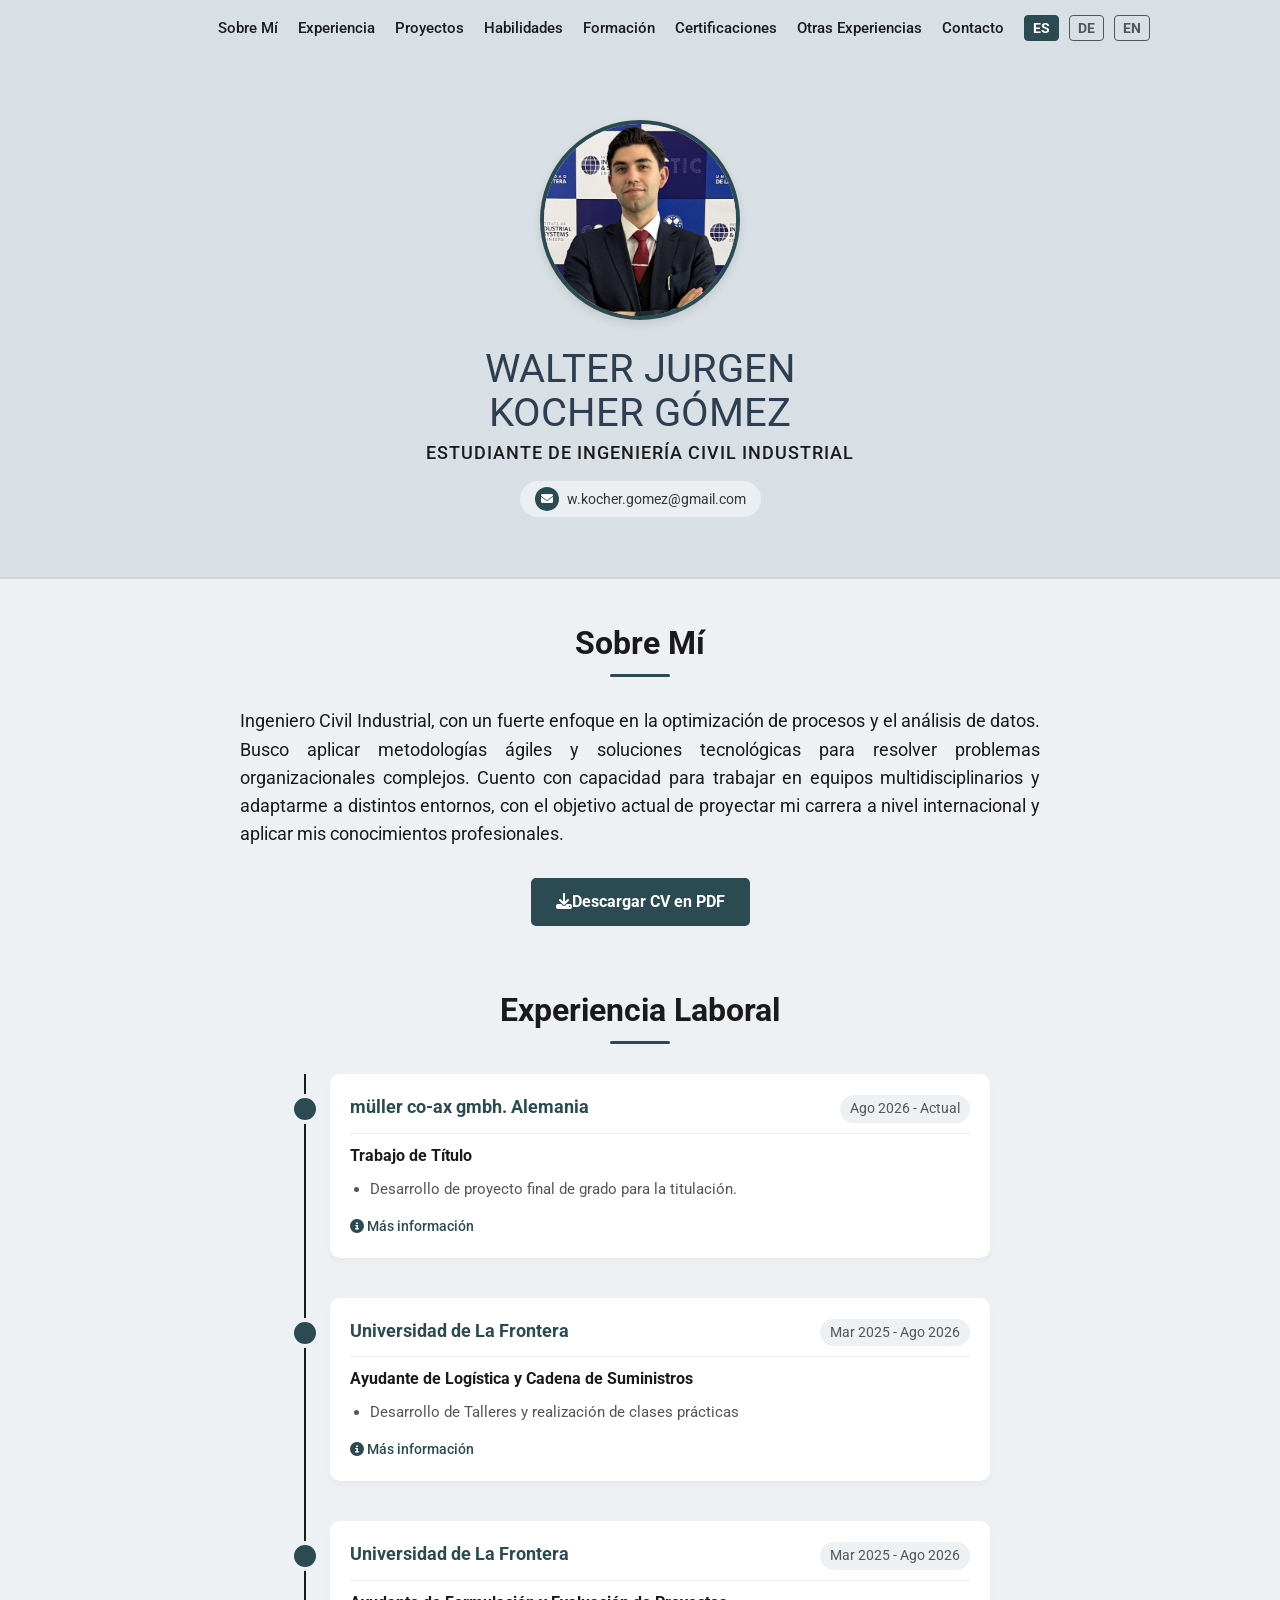
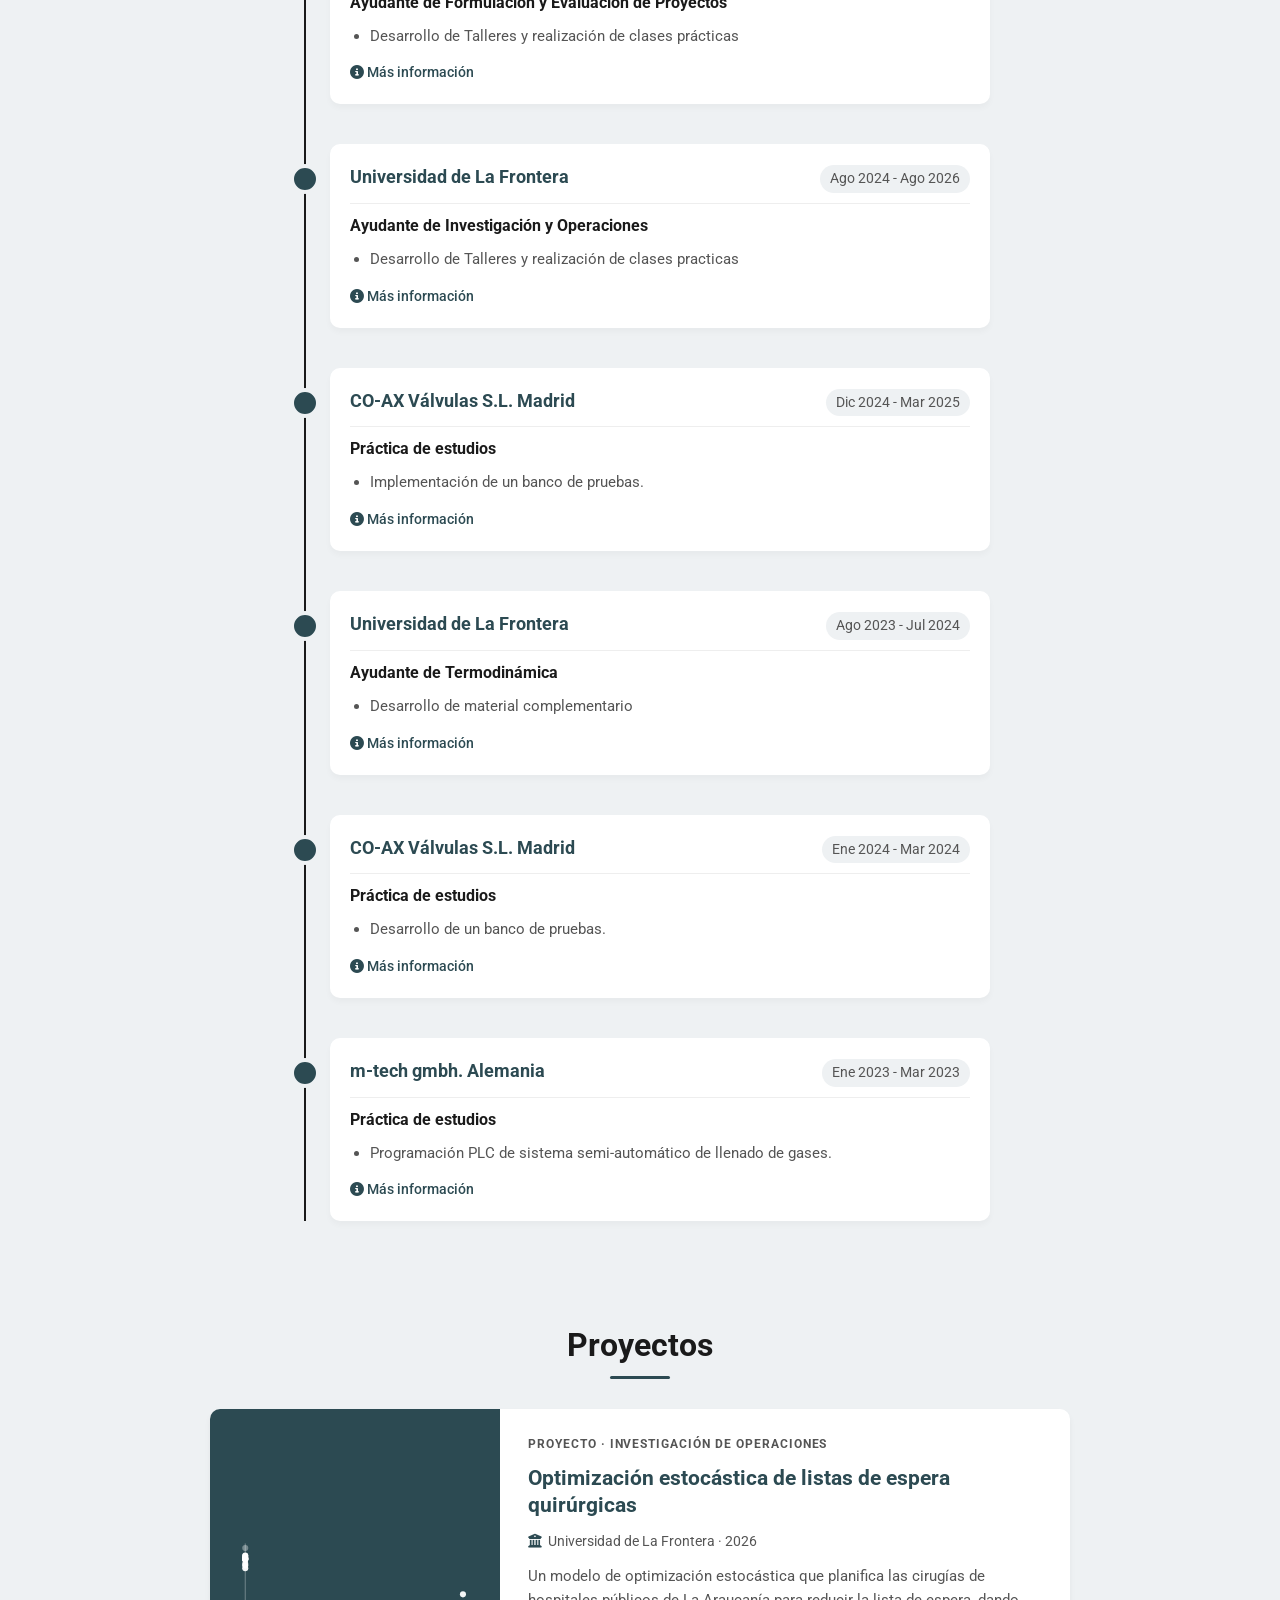
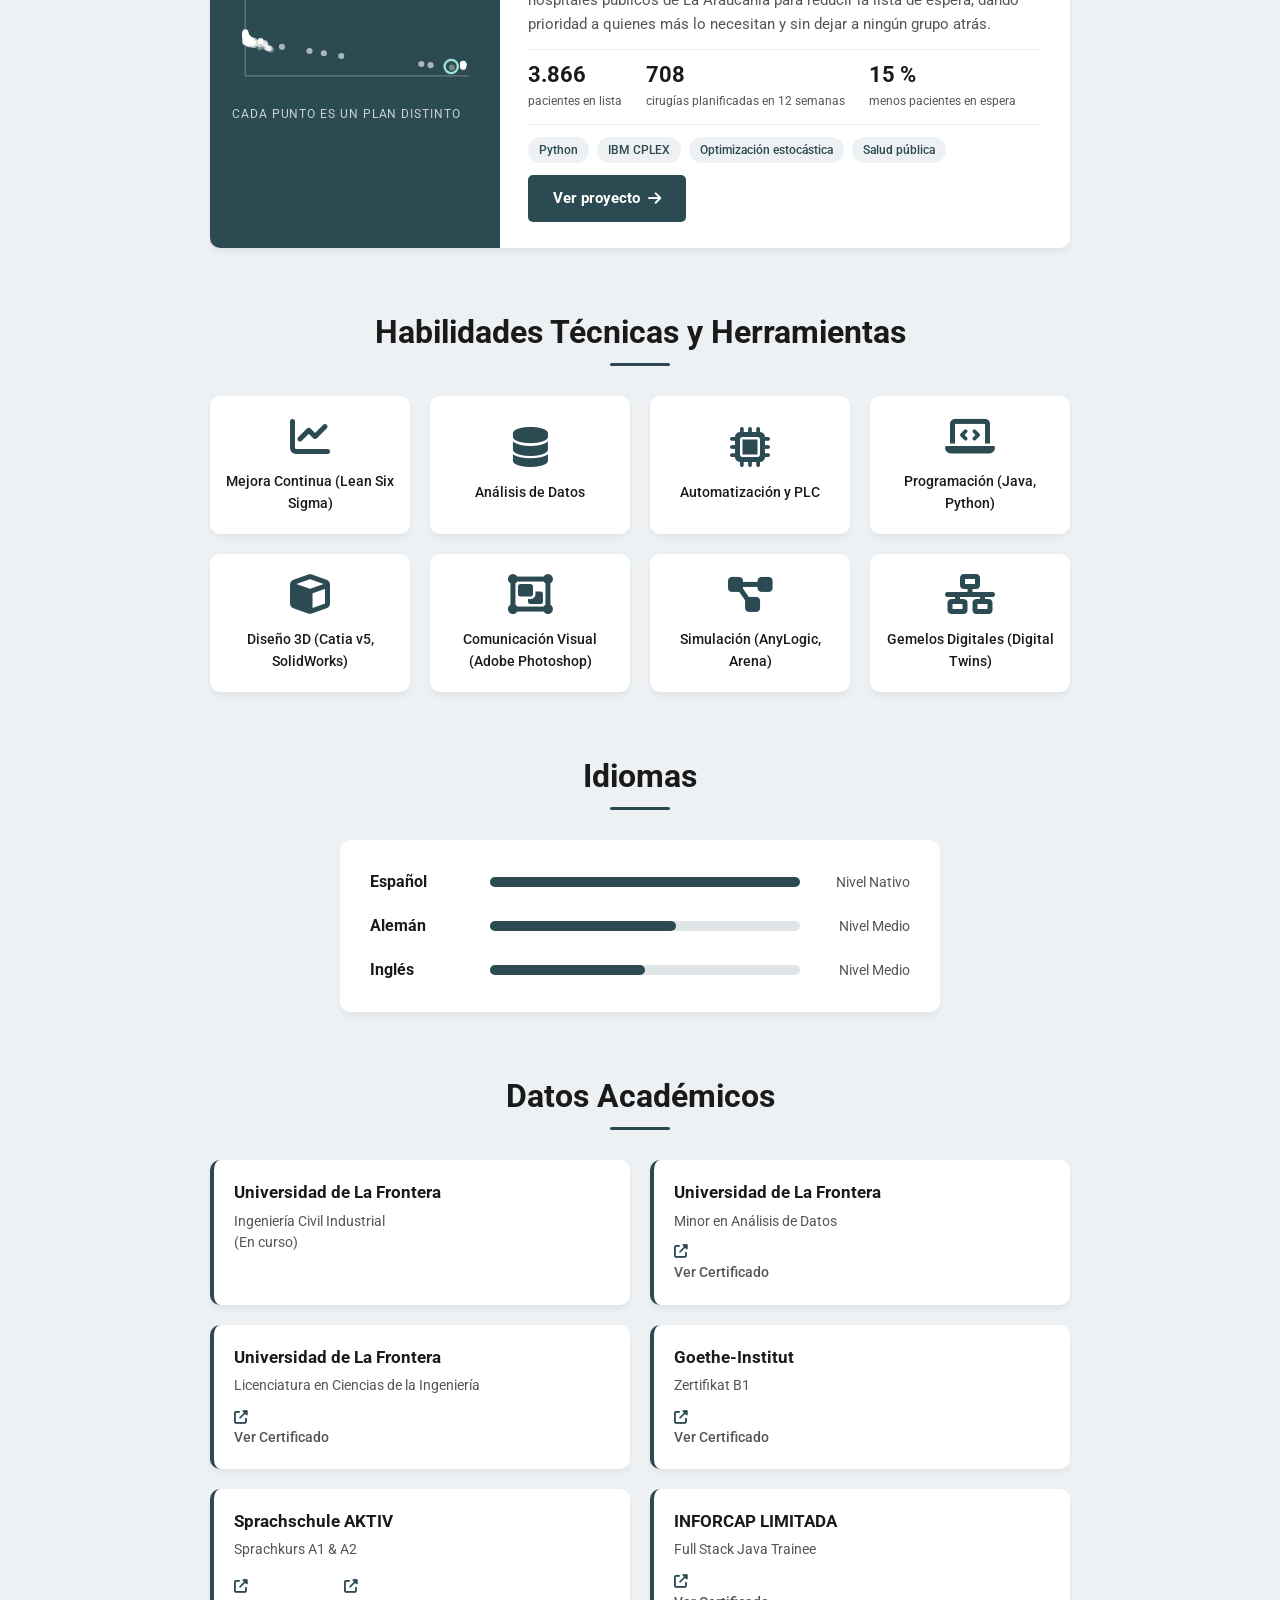
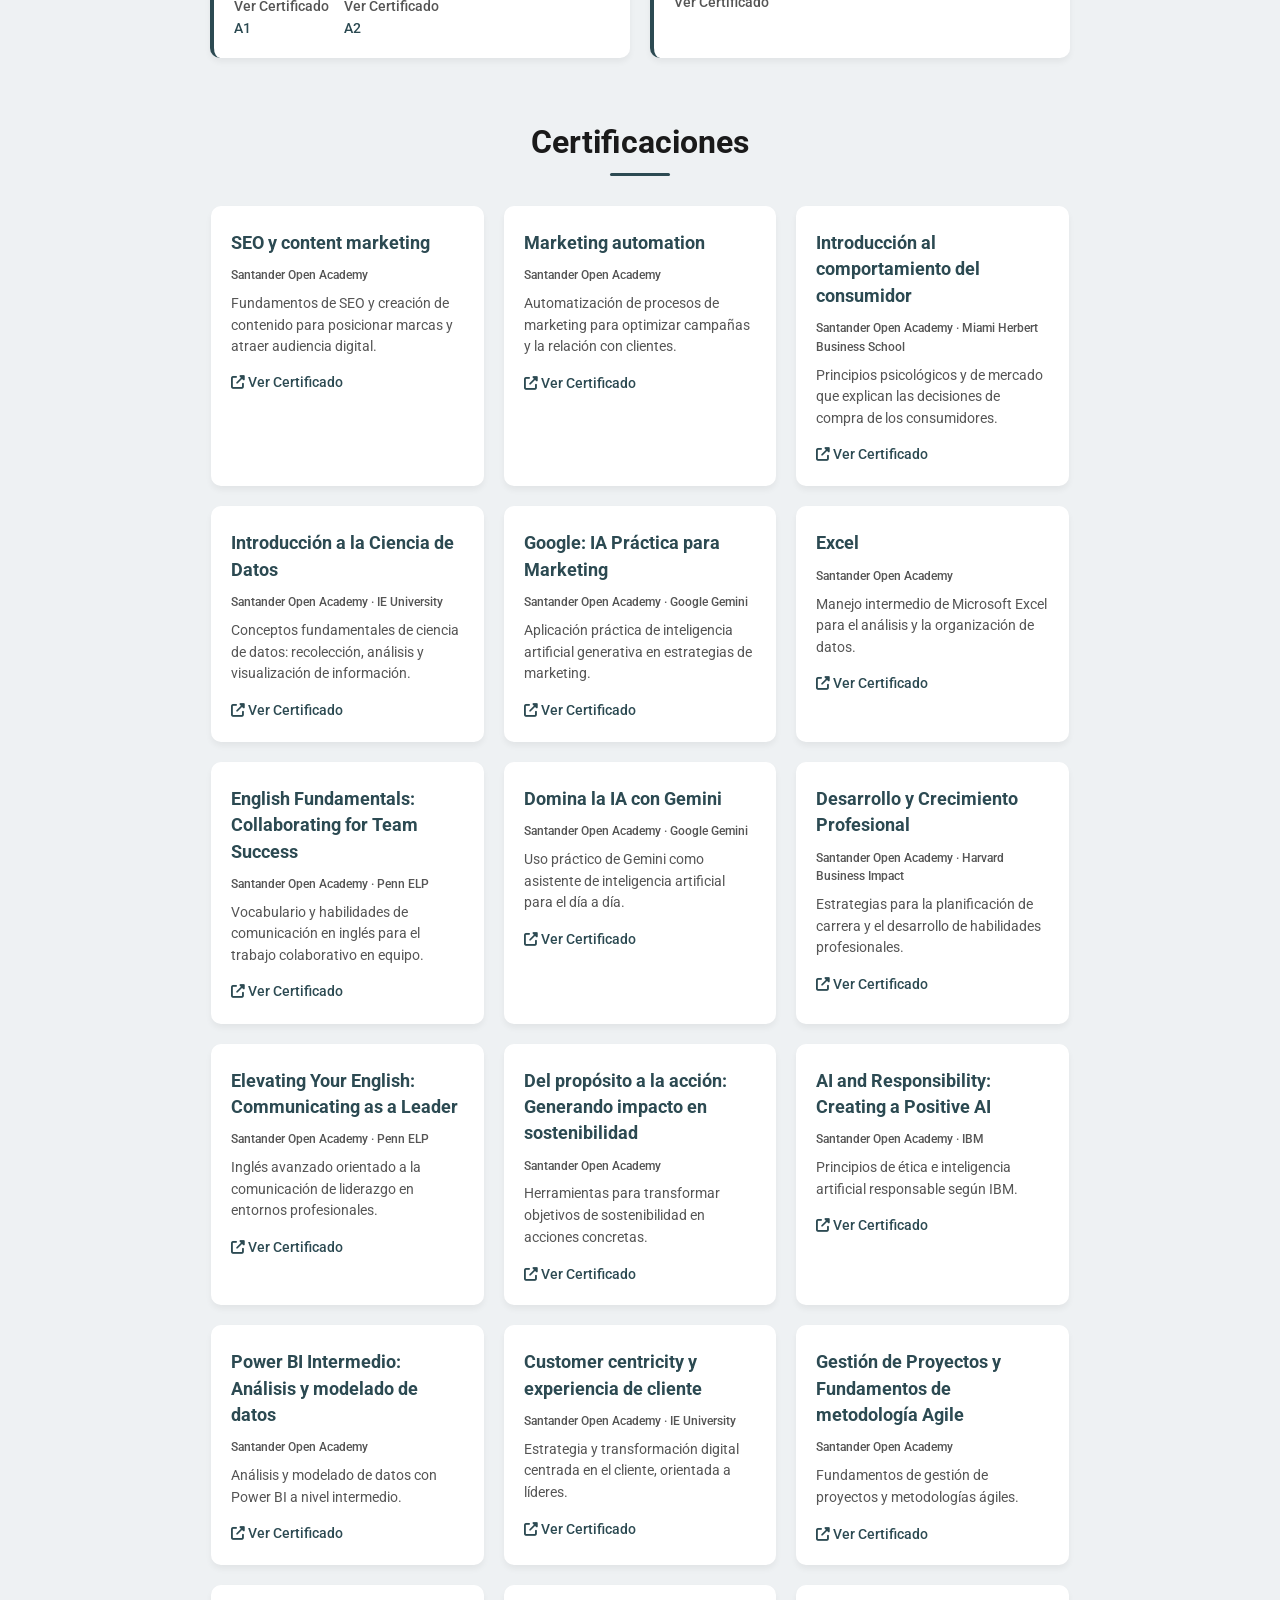
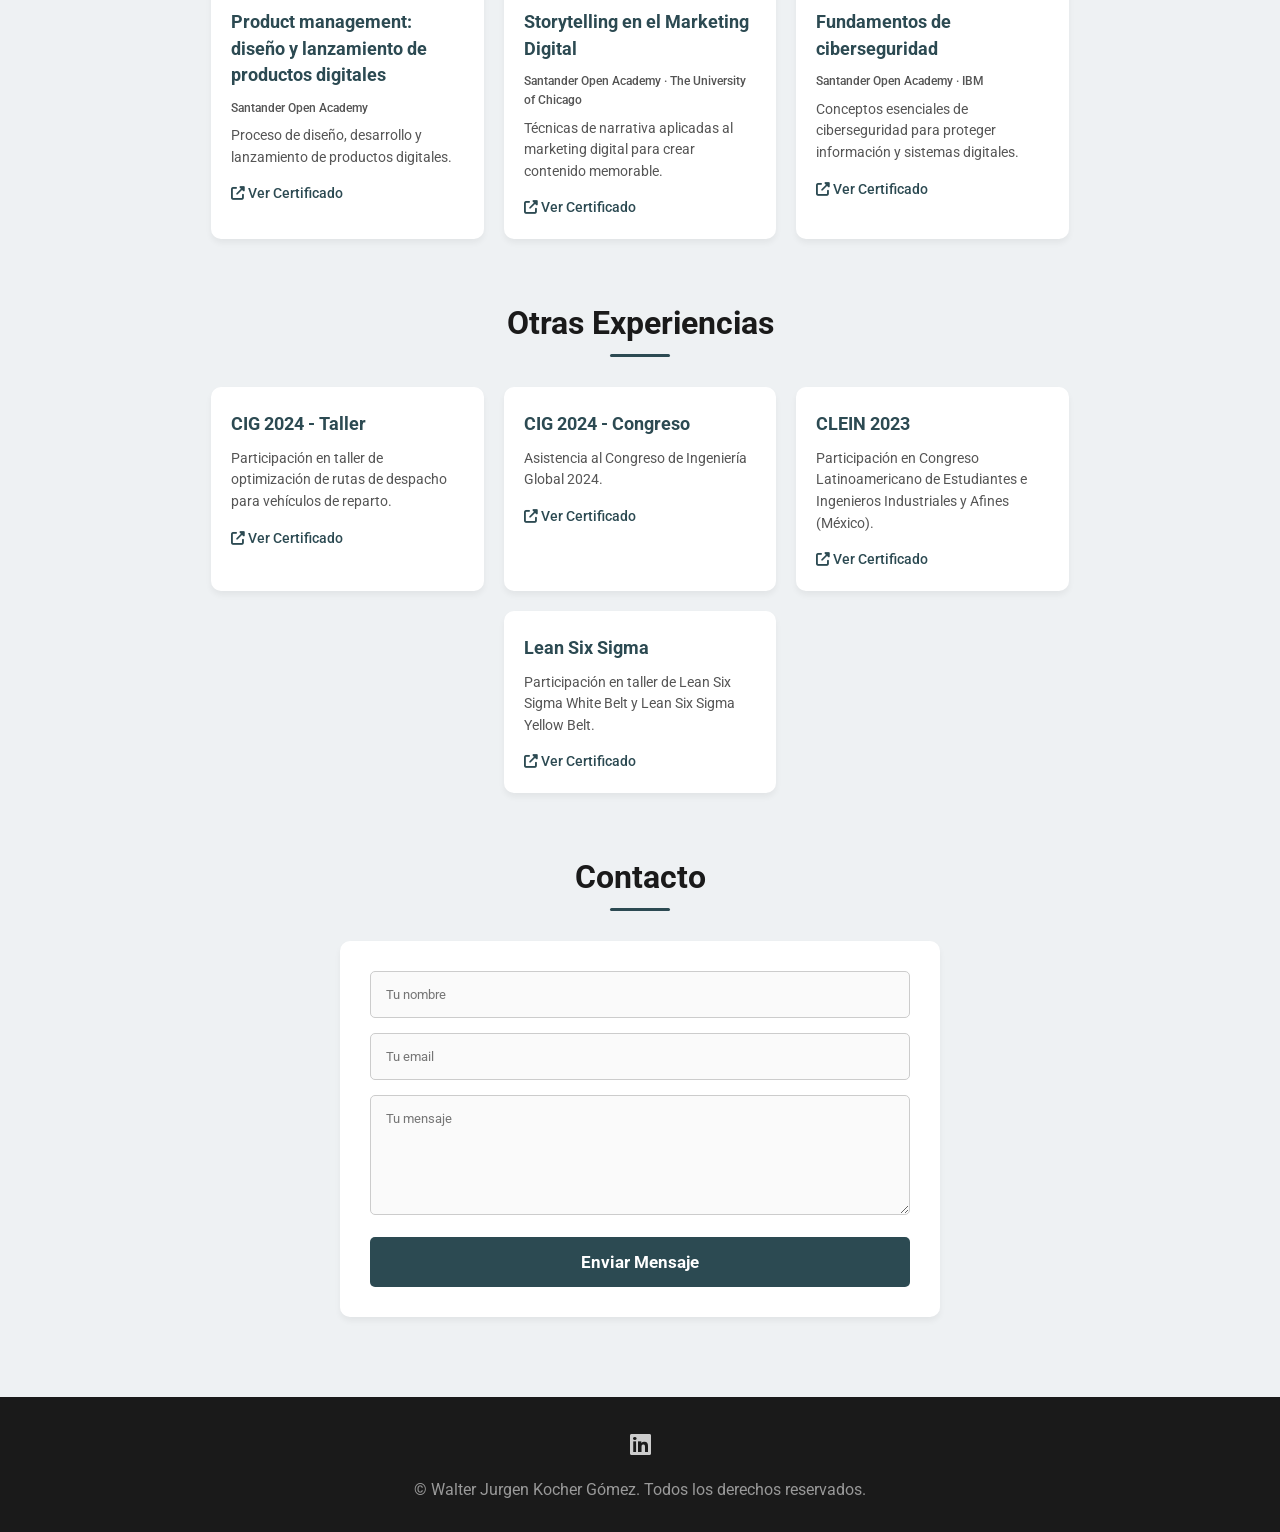
<file: index.html>
<!DOCTYPE html>
<html lang="es">
<head>
    <meta charset="UTF-8">
    <meta name="viewport" content="width=device-width, initial-scale=1.0">
    <title>Walter Jurgen Kocher Gómez - Portafolio Interactivo</title>
    <link rel="preconnect" href="https://fonts.googleapis.com">
    <link rel="preconnect" href="https://fonts.gstatic.com" crossorigin>
    <link href="https://fonts.googleapis.com/css2?family=Roboto:wght@300;400;500;700&display=swap" rel="stylesheet">
    <link rel="stylesheet" href="https://cdnjs.cloudflare.com/ajax/libs/font-awesome/6.4.0/css/all.min.css">
    <link rel="icon" type="image/png" href="3600973.png">
    <link rel="stylesheet" href="styles.css">
</head>
<body>

    <nav class="navbar">
        <div class="nav-container">
            <div class="nav-logo">WK</div>
            <ul class="nav-menu">
                <li><a href="#sobre-mi" class="nav-link" data-key="nav_about">Sobre Mí</a></li>
                <li><a href="#experiencia" class="nav-link" data-key="nav_exp">Experiencia</a></li>
                <li><a href="#proyectos" class="nav-link" data-key="nav_projects">Proyectos</a></li>
                <li><a href="#habilidades" class="nav-link" data-key="nav_skills">Habilidades</a></li>
                <li><a href="#formacion" class="nav-link" data-key="nav_edu">Formación</a></li>
                <li><a href="#certificaciones" class="nav-link" data-key="nav_cert">Certificaciones</a></li>
                <li><a href="#otras-experiencias" class="nav-link" data-key="nav_other">Otras Experiencias</a></li>
                <li><a href="#contacto" class="nav-link" data-key="nav_contact">Contacto</a></li>
            </ul>
            <div class="lang-switcher">
                <button onclick="changeLanguage('es')" id="btn-es" class="lang-btn active">ES</button>
                <button onclick="changeLanguage('de')" id="btn-de" class="lang-btn">DE</button>
                <button onclick="changeLanguage('en')" id="btn-en" class="lang-btn">EN</button>
            </div>
            <div class="hamburger">
                <span></span>
                <span></span>
                <span></span>
            </div>
        </div>
    </nav>

    <header id="inicio" class="header">
        <div class="profile-img-container">
            <img src="img/opcion2.JPG" alt="Walter Jurgen Kocher Gómez" class="profile-img">
        </div>
        <div class="header-info">
            <h1>WALTER JURGEN<br>KOCHER GÓMEZ</h1>
            <h2 data-key="header_subtitle">ESTUDIANTE DE INGENIERÍA CIVIL INDUSTRIAL</h2>
            <div class="contact-badges">
                
                <span class="contact-badge"><i class="fas fa-envelope"></i> w.kocher.gomez@gmail.com</span>
                
            </div>
        </div>
    </header>

    <div class="container">
        
        <section id="sobre-mi">
            <h3 data-key="about_title">Sobre Mí</h3>
            <p data-key="about_text">Ingeniero Civil Industrial, con un fuerte enfoque en la optimización de procesos y el análisis de datos. Busco aplicar metodologías ágiles y soluciones tecnológicas para resolver problemas organizacionales complejos. Cuento con capacidad para trabajar en equipos multidisciplinarios y adaptarme a distintos entornos, con el objetivo actual de proyectar mi carrera a nivel internacional y aplicar mis conocimientos profesionales.</p>
            <a href="curriculum_walter_kocher_es.pdf" id="cv-link" download class="download-btn">
                <i class="fas fa-download"></i> <span data-key="btn_cv">Descargar CV en PDF</span>
            </a>
        </section>

        <section id="experiencia">
            <h3 data-key="exp_title">Experiencia Laboral</h3>
            <div class="timeline">

                <!-- Trabajo de Título müller co-ax gmbh -->
                <div class="timeline-item">
                    <div class="timeline-icon"></div>
                    <div class="timeline-header">
                        <span class="timeline-company">müller co-ax gmbh. Alemania</span>
                        <span class="timeline-date" data-key="date_exp8">Ago 2026 - Actual</span>
                    </div>
                    <div class="timeline-role" data-key="exp_role8">Trabajo de Título</div>
                    <ul>
                        <li data-key="exp_desc8">Desarrollo de proyecto final de grado para la titulación.</li>
                    </ul>
                    <a href="exp-coax-tesis.html" class="cert-link mt-2"><i class="fas fa-info-circle"></i> <span data-key="btn_more_info">Más información</span></a>
                </div>
                
                <div class="timeline-item">
                    <div class="timeline-icon"></div>
                    <div class="timeline-header">
                        <span class="timeline-company">Universidad de La Frontera</span>
                        <span class="timeline-date" data-key="date_exp6">Mar 2025 - Actual</span>
                    </div>
                    <div class="timeline-role" data-key="exp_role6">Ayudante de Logística y Cadena de Suministros</div>
                    <ul>
                        <li data-key="exp_desc6">Desarrollo de Talleres y realización de clases prácticas</li>
                    </ul>
                    <a href="exp-ufro-logistica.html" class="cert-link mt-2"><i class="fas fa-info-circle"></i> <span data-key="btn_more_info">Más información</span></a>
                </div>

                <div class="timeline-item">
                    <div class="timeline-icon"></div>
                    <div class="timeline-header">
                        <span class="timeline-company">Universidad de La Frontera</span>
                        <span class="timeline-date" data-key="date_exp7">Mar 2025 - Actual</span>
                    </div>
                    <div class="timeline-role" data-key="exp_role7">Ayudante de Formulación y Evaluación de Proyectos</div>
                    <ul>
                        <li data-key="exp_desc7">Desarrollo de Talleres y realización de clases prácticas</li>
                    </ul>
                    <a href="exp-ufro-proyectos.html" class="cert-link mt-2"><i class="fas fa-info-circle"></i> <span data-key="btn_more_info">Más información</span></a>
                </div>

                <div class="timeline-item">
                    <div class="timeline-icon"></div>
                    <div class="timeline-header">
    <span class="timeline-company">Universidad de La Frontera</span>
    <span class="timeline-date" data-key="date_exp1">Ago 2024 - Actual</span>
</div>
                    <div class="timeline-role" data-key="exp_role1">Ayudante de Investigación y Operaciones</div>
                    <ul>
                        <li data-key="exp_desc1">Desarrollo de Talleres y realización de clases practicas</li>
                    </ul>
                    <a href="exp-ufro-inv.html" class="cert-link mt-2"><i class="fas fa-info-circle"></i> <span data-key="btn_more_info">Más información</span></a>
                </div>

                <div class="timeline-item">
                    <div class="timeline-icon"></div>
                    <div class="timeline-header">
    <span class="timeline-company">CO-AX Válvulas S.L. Madrid</span>
    <span class="timeline-date" data-key="date_exp3">Dic 2024 - Mar 2025</span>
</div>
                    <div class="timeline-role" data-key="exp_role3">Práctica de estudios</div>
                    <ul>
                        <li data-key="exp_desc3_1">Implementación de un banco de pruebas.</li>
                    </ul>
                    <a href="exp-coax-2024.html" class="cert-link mt-2"><i class="fas fa-info-circle"></i> <span data-key="btn_more_info">Más información</span></a>
                </div>

                <div class="timeline-item">
                    <div class="timeline-icon"></div>
                    <div class="timeline-header">
    <span class="timeline-company">Universidad de La Frontera</span>
    <span class="timeline-date" data-key="date_exp2">Ago 2023 - Jul 2024</span>
</div>
                    <div class="timeline-role" data-key="exp_role2">Ayudante de Termodinámica</div>
                    <ul>
                        <li data-key="exp_desc2">Desarrollo de material complementario</li>
                    </ul>
                    <a href="exp-ufro-termo.html" class="cert-link mt-2"><i class="fas fa-info-circle"></i> <span data-key="btn_more_info">Más información</span></a>
                </div>

                <div class="timeline-item">
                    <div class="timeline-icon"></div>
                    <div class="timeline-header">
    <span class="timeline-company">CO-AX Válvulas S.L. Madrid</span>
    <span class="timeline-date" data-key="date_exp4">Ene 2024 - Mar 2024</span>
</div>
                    <div class="timeline-role" data-key="exp_role4">Práctica de estudios</div>
                    <ul>
                        <li data-key="exp_desc4">Desarrollo de un banco de pruebas.</li>
                    </ul>
                    <a href="exp-coax-ene2024.html" class="cert-link mt-2"><i class="fas fa-info-circle"></i> <span data-key="btn_more_info">Más información</span></a>
                </div>

                <div class="timeline-item">
                    <div class="timeline-icon"></div>
                    <div class="timeline-header">
    <span class="timeline-company">m-tech gmbh. Alemania</span>
    <span class="timeline-date" data-key="date_exp5">Ene 2023 - Mar 2023</span>
</div>
                    <div class="timeline-role" data-key="exp_role5">Práctica de estudios</div>
                    <ul>
                        <li data-key="exp_desc5">Programación PLC de sistema semi-automático de llenado de gases.</li>
                    </ul>
                    <a href="exp-mtech.html" class="cert-link mt-2"><i class="fas fa-info-circle"></i> <span data-key="btn_more_info">Más información</span></a>
                </div>
            </div>
        </section>

        <section id="proyectos">
            <h3 data-key="proj_title">Proyectos</h3>

            <!-- Proyecto: Listas de espera quirúrgicas -->
            <article class="project-feature">
                <a href="proyecto-listas-espera.html" class="project-visual" aria-label="Ver proyecto" style="text-decoration:none;">
                    <svg viewBox="0 0 260 170" role="img" aria-label="Gráfico decorativo: cada punto es un plan distinto">
                        <line x1="14" y1="150" x2="250" y2="150" stroke="#ffffff" stroke-opacity="0.35"/>
                        <line x1="14" y1="10" x2="14" y2="150" stroke="#ffffff" stroke-opacity="0.35"/>
                        <circle cx="244.1" cy="63.8" r="3.2" fill="#ffffff" fill-opacity="0.95"/><circle cx="244.5" cy="138.4" r="3.2" fill="#ffffff" fill-opacity="0.95"/><circle cx="244.4" cy="137.8" r="3.2" fill="#ffffff" fill-opacity="0.95"/><circle cx="244.5" cy="138.2" r="3.2" fill="#ffffff" fill-opacity="0.95"/><circle cx="244.5" cy="138.2" r="3.2" fill="#ffffff" fill-opacity="0.95"/><circle cx="244.2" cy="138.3" r="3.2" fill="#ffffff" fill-opacity="0.95"/><circle cx="244.4" cy="137.5" r="3.2" fill="#ffffff" fill-opacity="0.95"/><circle cx="244.3" cy="137.1" r="3.2" fill="#ffffff" fill-opacity="0.95"/><circle cx="244.3" cy="137.8" r="3.2" fill="#ffffff" fill-opacity="0.6"/><circle cx="244.3" cy="139.0" r="3.2" fill="#ffffff" fill-opacity="0.6"/><circle cx="244.3" cy="139.6" r="3.2" fill="#ffffff" fill-opacity="0.6"/><circle cx="244.1" cy="140.1" r="3.2" fill="#ffffff" fill-opacity="0.6"/><circle cx="244.4" cy="140.4" r="3.2" fill="#ffffff" fill-opacity="0.6"/><circle cx="244.4" cy="141.2" r="3.2" fill="#ffffff" fill-opacity="0.35"/><circle cx="14.0" cy="22.7" r="3.2" fill="#ffffff" fill-opacity="0.95"/><circle cx="15.8" cy="109.7" r="3.2" fill="#ffffff" fill-opacity="0.95"/><circle cx="19.7" cy="111.8" r="3.2" fill="#ffffff" fill-opacity="0.95"/><circle cx="30.2" cy="113.1" r="3.2" fill="#ffffff" fill-opacity="0.95"/><circle cx="34.4" cy="115.3" r="3.2" fill="#ffffff" fill-opacity="0.6"/><circle cx="35.2" cy="116.6" r="3.2" fill="#ffffff" fill-opacity="0.6"/><circle cx="52.8" cy="119.3" r="3.2" fill="#ffffff" fill-opacity="0.6"/><circle cx="81.9" cy="123.7" r="3.2" fill="#ffffff" fill-opacity="0.6"/><circle cx="97.1" cy="126.0" r="3.2" fill="#ffffff" fill-opacity="0.6"/><circle cx="115.5" cy="128.9" r="3.2" fill="#ffffff" fill-opacity="0.6"/><circle cx="200.1" cy="137.4" r="3.2" fill="#ffffff" fill-opacity="0.6"/><circle cx="209.9" cy="138.6" r="3.2" fill="#ffffff" fill-opacity="0.6"/><circle cx="232.4" cy="141.2" r="3.2" fill="#ffffff" fill-opacity="0.35"/><circle cx="14.0" cy="31.6" r="3.2" fill="#ffffff" fill-opacity="0.95"/><circle cx="14.3" cy="107.8" r="3.2" fill="#ffffff" fill-opacity="0.95"/><circle cx="16.7" cy="109.8" r="3.2" fill="#ffffff" fill-opacity="0.95"/><circle cx="17.1" cy="109.8" r="3.2" fill="#ffffff" fill-opacity="0.6"/><circle cx="21.1" cy="112.4" r="3.2" fill="#ffffff" fill-opacity="0.6"/><circle cx="23.5" cy="112.9" r="3.2" fill="#ffffff" fill-opacity="0.6"/><circle cx="26.3" cy="114.9" r="3.2" fill="#ffffff" fill-opacity="0.6"/><circle cx="29.8" cy="116.4" r="3.2" fill="#ffffff" fill-opacity="0.6"/><circle cx="36.1" cy="119.7" r="3.2" fill="#ffffff" fill-opacity="0.6"/><circle cx="39.4" cy="120.7" r="3.2" fill="#ffffff" fill-opacity="0.6"/><circle cx="38.2" cy="121.1" r="3.2" fill="#ffffff" fill-opacity="0.6"/><circle cx="41.2" cy="122.2" r="3.2" fill="#ffffff" fill-opacity="0.35"/><circle cx="14.0" cy="23.3" r="3.2" fill="#ffffff" fill-opacity="0.95"/><circle cx="14.1" cy="107.6" r="3.2" fill="#ffffff" fill-opacity="0.95"/><circle cx="15.0" cy="107.0" r="3.2" fill="#ffffff" fill-opacity="0.95"/><circle cx="16.2" cy="109.8" r="3.2" fill="#ffffff" fill-opacity="0.6"/><circle cx="17.2" cy="110.5" r="3.2" fill="#ffffff" fill-opacity="0.6"/><circle cx="17.6" cy="111.2" r="3.2" fill="#ffffff" fill-opacity="0.6"/><circle cx="19.1" cy="112.5" r="3.2" fill="#ffffff" fill-opacity="0.6"/><circle cx="22.1" cy="114.5" r="3.2" fill="#ffffff" fill-opacity="0.6"/><circle cx="21.9" cy="116.0" r="3.2" fill="#ffffff" fill-opacity="0.6"/><circle cx="23.5" cy="117.4" r="3.2" fill="#ffffff" fill-opacity="0.6"/><circle cx="29.6" cy="119.7" r="3.2" fill="#ffffff" fill-opacity="0.35"/><circle cx="14.0" cy="33.4" r="3.2" fill="#ffffff" fill-opacity="0.95"/><circle cx="14.1" cy="107.2" r="3.2" fill="#ffffff" fill-opacity="0.95"/><circle cx="14.5" cy="106.6" r="3.2" fill="#ffffff" fill-opacity="0.95"/><circle cx="16.2" cy="109.4" r="3.2" fill="#ffffff" fill-opacity="0.95"/><circle cx="16.0" cy="110.0" r="3.2" fill="#ffffff" fill-opacity="0.6"/><circle cx="16.1" cy="111.2" r="3.2" fill="#ffffff" fill-opacity="0.6"/><circle cx="18.3" cy="113.4" r="3.2" fill="#ffffff" fill-opacity="0.6"/><circle cx="16.6" cy="113.6" r="3.2" fill="#ffffff" fill-opacity="0.6"/><circle cx="18.7" cy="116.0" r="3.2" fill="#ffffff" fill-opacity="0.6"/><circle cx="20.4" cy="117.2" r="3.2" fill="#ffffff" fill-opacity="0.35"/><circle cx="14.0" cy="26.1" r="3.2" fill="#ffffff" fill-opacity="0.95"/><circle cx="14.0" cy="107.2" r="3.2" fill="#ffffff" fill-opacity="0.95"/><circle cx="14.6" cy="107.4" r="3.2" fill="#ffffff" fill-opacity="0.6"/><circle cx="15.5" cy="109.7" r="3.2" fill="#ffffff" fill-opacity="0.6"/><circle cx="16.7" cy="110.6" r="3.2" fill="#ffffff" fill-opacity="0.6"/><circle cx="16.4" cy="112.2" r="3.2" fill="#ffffff" fill-opacity="0.6"/><circle cx="16.2" cy="113.9" r="3.2" fill="#ffffff" fill-opacity="0.6"/><circle cx="16.7" cy="114.8" r="3.2" fill="#ffffff" fill-opacity="0.6"/><circle cx="17.9" cy="116.6" r="3.2" fill="#ffffff" fill-opacity="0.35"/><circle cx="14.0" cy="26.7" r="3.2" fill="#ffffff" fill-opacity="0.95"/><circle cx="14.0" cy="106.5" r="3.2" fill="#ffffff" fill-opacity="0.95"/><circle cx="15.0" cy="107.9" r="3.2" fill="#ffffff" fill-opacity="0.95"/><circle cx="15.0" cy="109.2" r="3.2" fill="#ffffff" fill-opacity="0.6"/><circle cx="15.2" cy="110.2" r="3.2" fill="#ffffff" fill-opacity="0.6"/><circle cx="15.4" cy="112.6" r="3.2" fill="#ffffff" fill-opacity="0.6"/><circle cx="16.2" cy="114.8" r="3.2" fill="#ffffff" fill-opacity="0.6"/><circle cx="17.0" cy="116.3" r="3.2" fill="#ffffff" fill-opacity="0.35"/><circle cx="14.0" cy="26.7" r="3.2" fill="#ffffff" fill-opacity="0.95"/><circle cx="14.0" cy="106.7" r="3.2" fill="#ffffff" fill-opacity="0.95"/><circle cx="14.5" cy="107.9" r="3.2" fill="#ffffff" fill-opacity="0.95"/><circle cx="14.3" cy="109.3" r="3.2" fill="#ffffff" fill-opacity="0.6"/><circle cx="14.8" cy="111.2" r="3.2" fill="#ffffff" fill-opacity="0.6"/><circle cx="15.5" cy="113.4" r="3.2" fill="#ffffff" fill-opacity="0.6"/><circle cx="15.9" cy="115.5" r="3.2" fill="#ffffff" fill-opacity="0.35"/><circle cx="14.0" cy="25.8" r="3.2" fill="#ffffff" fill-opacity="0.95"/><circle cx="14.3" cy="107.7" r="3.2" fill="#ffffff" fill-opacity="0.95"/><circle cx="14.7" cy="108.7" r="3.2" fill="#ffffff" fill-opacity="0.6"/><circle cx="14.5" cy="110.8" r="3.2" fill="#ffffff" fill-opacity="0.6"/><circle cx="14.5" cy="112.2" r="3.2" fill="#ffffff" fill-opacity="0.6"/><circle cx="14.9" cy="114.4" r="3.2" fill="#ffffff" fill-opacity="0.35"/><circle cx="14.0" cy="24.6" r="3.2" fill="#ffffff" fill-opacity="0.95"/><circle cx="14.1" cy="103.9" r="3.2" fill="#ffffff" fill-opacity="0.95"/><circle cx="14.6" cy="109.7" r="3.2" fill="#ffffff" fill-opacity="0.6"/><circle cx="14.2" cy="112.1" r="3.2" fill="#ffffff" fill-opacity="0.6"/><circle cx="14.4" cy="114.3" r="3.2" fill="#ffffff" fill-opacity="0.35"/><circle cx="14.0" cy="36.2" r="3.2" fill="#ffffff" fill-opacity="0.95"/><circle cx="14.3" cy="107.7" r="3.2" fill="#ffffff" fill-opacity="0.95"/><circle cx="14.3" cy="111.2" r="3.2" fill="#ffffff" fill-opacity="0.6"/><circle cx="14.3" cy="114.4" r="3.2" fill="#ffffff" fill-opacity="0.35"/><circle cx="14.0" cy="27.2" r="3.2" fill="#ffffff" fill-opacity="0.95"/><circle cx="14.1" cy="108.8" r="3.2" fill="#ffffff" fill-opacity="0.6"/><circle cx="14.1" cy="114.2" r="3.2" fill="#ffffff" fill-opacity="0.35"/><circle cx="14.0" cy="25.5" r="3.2" fill="#ffffff" fill-opacity="0.95"/><circle cx="14.1" cy="114.2" r="3.2" fill="#ffffff" fill-opacity="0.35"/><circle cx="14.0" cy="14.9" r="3.2" fill="#ffffff" fill-opacity="0.35"/>
                        <circle cx="231.7" cy="140.0" r="7" fill="none" stroke="#9fe0cf" stroke-width="2.5"/>
                    </svg>
                    <span class="project-visual-caption" data-key="proj1_visual">Cada punto es un plan distinto</span>
                </a>
                <div class="project-body">
                    <span class="project-kicker" data-key="proj1_kicker">Proyecto · Investigación de Operaciones</span>
                    <h4 data-key="proj1_name">Optimización estocástica de listas de espera quirúrgicas</h4>
                    <span class="project-meta-line"><i class="fas fa-university"></i><span data-key="proj1_meta">Universidad de La Frontera · 2026</span></span>
                    <p data-key="proj1_desc">Un modelo de optimización estocástica que planifica las cirugías de hospitales públicos de La Araucanía para reducir la lista de espera, dando prioridad a quienes más lo necesitan y sin dejar a ningún grupo atrás.</p>
                    <div class="project-kpis">
                        <div class="project-kpi"><strong data-key="proj1_kpi1_v">3.866</strong><span data-key="proj1_kpi1">pacientes en lista</span></div>
                        <div class="project-kpi"><strong>708</strong><span data-key="proj1_kpi2">cirugías planificadas en 12 semanas</span></div>
                        <div class="project-kpi"><strong data-key="proj1_kpi3_v">15 %</strong><span data-key="proj1_kpi3">menos pacientes en espera</span></div>
                    </div>
                    <div class="tag-list">
                        <span class="tag">Python</span>
                        <span class="tag">IBM CPLEX</span>
                        <span class="tag" data-key="tag_opt">Optimización estocástica</span>
                        <span class="tag" data-key="tag_health">Salud pública</span>
                    </div>
                    <a href="proyecto-listas-espera.html" class="btn-primary"><span data-key="btn_view_project">Ver proyecto</span> <i class="fas fa-arrow-right"></i></a>
                </div>
            </article>
        </section>

        <section id="habilidades">
            <h3 data-key="skills_title">Habilidades Técnicas y Herramientas</h3>
            <div class="skills-grid">
                <div class="skill-card">
                    <i class="fas fa-chart-line"></i>
                    <span data-key="skill1">Mejora Continua (Lean Six Sigma)</span>
                </div>
                <div class="skill-card">
                    <i class="fas fa-database"></i>
                    <span data-key="skill2">Análisis de Datos</span>
                </div>
                <div class="skill-card">
                    <i class="fas fa-microchip"></i>
                    <span data-key="skill3">Automatización y PLC</span>
                </div>
                <div class="skill-card">
                    <i class="fas fa-laptop-code"></i>
                    <span data-key="skill4">Programación (Java, Python)</span>
                </div>
                <div class="skill-card">
                    <i class="fas fa-cube"></i>
                    <span data-key="skill5">Diseño 3D (Catia v5, SolidWorks)</span>
                </div>
                <div class="skill-card">
                    <i class="fas fa-object-group"></i>
                    <span data-key="skill6">Comunicación Visual (Adobe Photoshop)</span>
                </div>
                <div class="skill-card">
                    <i class="fas fa-project-diagram"></i>
                    <span data-key="skill7">Simulación (AnyLogic, Arena)</span>
                </div>
                <div class="skill-card">
                    <i class="fas fa-network-wired"></i>
                    <span data-key="skill8">Gemelos Digitales (Digital Twins)</span>
                </div>
            </div>
        </section>

        <section id="idiomas">
            <h3 data-key="lang_title">Idiomas</h3>
            <div class="languages">
                <div class="lang-item">
                    <div class="lang-name" data-key="lang_es">Español</div>
                    <div class="lang-bar-bg"><div class="lang-bar-fill" data-width="100%"></div></div>
                    <div class="lang-level" data-key="lang_level_native">Nivel Nativo</div>
                </div>
                <div class="lang-item">
                    <div class="lang-name" data-key="lang_de">Alemán</div>
                    <div class="lang-bar-bg"><div class="lang-bar-fill" data-width="60%"></div></div> <div class="lang-level" data-key="lang_level_med">Nivel Medio</div> </div>
                <div class="lang-item">
                    <div class="lang-name" data-key="lang_en">Inglés</div>
                    <div class="lang-bar-bg"><div class="lang-bar-fill" data-width="50%"></div></div>
                    <div class="lang-level" data-key="lang_level_med">Nivel Medio</div>
                </div>
            </div>
        </section>

        <section id="formacion">
            <h3 data-key="edu_title">Datos Académicos</h3>
            <div class="academic-grid">
                <!-- NUEVO BLOQUE: Ingeniería Civil Industrial -->
                <div class="academic-item">
                    <strong>Universidad de La Frontera</strong>
                    <span data-key="edu_degree_industrial">Ingeniería Civil Industrial</span>
                    <span data-key="status_current">(En curso)</span>
                </div>
                
                <div class="academic-item">
                    <strong>Universidad de La Frontera</strong>
                    <span data-key="edu_minor">Minor en Análisis de Datos</span>
                    <a href="certificados/Minor de analisis de datos.pdf" target="_blank" class="cert-link"><i class="fas fa-external-link-alt"></i> <span data-key="btn_cert">Ver Certificado</span></a>
                </div>
                
                <div class="academic-item">
                    <strong>Universidad de La Frontera</strong>
                    <span data-key="edu_degree">Licenciatura en Ciencias de la Ingeniería</span>
                    <a href="certificados/grado_licenciatura_ufro.pdf" target="_blank" class="cert-link"><i class="fas fa-external-link-alt"></i> <span data-key="btn_cert">Ver Certificado</span></a>
                </div>
                <div class="academic-item">
                    <strong>Goethe-Institut</strong>
                    <span>Zertifikat B1</span>
                    <a href="certificados/aleman_b1_goethe.pdf" target="_blank" class="cert-link"><i class="fas fa-external-link-alt"></i> <span data-key="btn_cert">Ver Certificado</span></a>
                </div>
                <div class="academic-item">
                    <strong>Sprachschule AKTIV</strong>
                    <span>Sprachkurs A1 & A2</span>
                    <div class="cert-links-group">
                        <a href="certificados/aleman_a1_aktiv.PNG" target="_blank" class="cert-link">
                            <i class="fas fa-external-link-alt"></i> <span data-key="btn_cert">Ver Certificado</span> A1
                        </a>
                        <a href="certificados/aleman_a2_aktiv.PNG" target="_blank" class="cert-link">
                            <i class="fas fa-external-link-alt"></i> <span data-key="btn_cert">Ver Certificado</span> A2
                        </a>
                    </div>
                </div>
                <div class="academic-item">
                    <strong>INFORCAP LIMITADA</strong>
                    <span>Full Stack Java Trainee</span>
                    <a href="certificados/fullstack_java_inforcap.pdf" target="_blank" class="cert-link"><i class="fas fa-external-link-alt"></i> <span data-key="btn_cert">Ver Certificado</span></a>
                </div>
            </div>
        </section>

        <section id="certificaciones">
            <h3 data-key="cert_title">Certificaciones</h3>
            <div class="other-exp-grid">
                <div class="other-exp-card">
                    <h4 data-key="cert1_name">SEO y content marketing</h4>
                    <span class="cert-issuer">Santander Open Academy</span>
                    <p data-key="cert1_desc">Fundamentos de SEO y creación de contenido para posicionar marcas y atraer audiencia digital.</p>
                    <a href="certificados/santander_seo_content_marketing.pdf" target="_blank" class="cert-link mt-2"><i class="fas fa-external-link-alt"></i> <span data-key="btn_cert">Ver Certificado</span></a>
                </div>
                <div class="other-exp-card">
                    <h4 data-key="cert2_name">Marketing automation</h4>
                    <span class="cert-issuer">Santander Open Academy</span>
                    <p data-key="cert2_desc">Automatización de procesos de marketing para optimizar campañas y la relación con clientes.</p>
                    <a href="certificados/santander_marketing_automation.pdf" target="_blank" class="cert-link mt-2"><i class="fas fa-external-link-alt"></i> <span data-key="btn_cert">Ver Certificado</span></a>
                </div>
                <div class="other-exp-card">
                    <h4 data-key="cert3_name">Introducción al comportamiento del consumidor</h4>
                    <span class="cert-issuer">Santander Open Academy · Miami Herbert Business School</span>
                    <p data-key="cert3_desc">Principios psicológicos y de mercado que explican las decisiones de compra de los consumidores.</p>
                    <a href="certificados/santander_comportamiento_consumidor.pdf" target="_blank" class="cert-link mt-2"><i class="fas fa-external-link-alt"></i> <span data-key="btn_cert">Ver Certificado</span></a>
                </div>
                <div class="other-exp-card">
                    <h4 data-key="cert4_name">Introducción a la Ciencia de Datos</h4>
                    <span class="cert-issuer">Santander Open Academy · IE University</span>
                    <p data-key="cert4_desc">Conceptos fundamentales de ciencia de datos: recolección, análisis y visualización de información.</p>
                    <a href="certificados/santander_ciencia_datos.pdf" target="_blank" class="cert-link mt-2"><i class="fas fa-external-link-alt"></i> <span data-key="btn_cert">Ver Certificado</span></a>
                </div>
                <div class="other-exp-card">
                    <h4 data-key="cert5_name">Google: IA Práctica para Marketing</h4>
                    <span class="cert-issuer">Santander Open Academy · Google Gemini</span>
                    <p data-key="cert5_desc">Aplicación práctica de inteligencia artificial generativa en estrategias de marketing.</p>
                    <a href="certificados/santander_ia_marketing_gemini.pdf" target="_blank" class="cert-link mt-2"><i class="fas fa-external-link-alt"></i> <span data-key="btn_cert">Ver Certificado</span></a>
                </div>
                <div class="other-exp-card">
                    <h4 data-key="cert6_name">Excel</h4>
                    <span class="cert-issuer">Santander Open Academy</span>
                    <p data-key="cert6_desc">Manejo intermedio de Microsoft Excel para el análisis y la organización de datos.</p>
                    <a href="certificados/santander_excel.pdf" target="_blank" class="cert-link mt-2"><i class="fas fa-external-link-alt"></i> <span data-key="btn_cert">Ver Certificado</span></a>
                </div>
                <div class="other-exp-card">
                    <h4 data-key="cert7_name">English Fundamentals: Collaborating for Team Success</h4>
                    <span class="cert-issuer">Santander Open Academy · Penn ELP</span>
                    <p data-key="cert7_desc">Vocabulario y habilidades de comunicación en inglés para el trabajo colaborativo en equipo.</p>
                    <a href="certificados/santander_english_teamwork.pdf" target="_blank" class="cert-link mt-2"><i class="fas fa-external-link-alt"></i> <span data-key="btn_cert">Ver Certificado</span></a>
                </div>
                <div class="other-exp-card">
                    <h4 data-key="cert8_name">Domina la IA con Gemini</h4>
                    <span class="cert-issuer">Santander Open Academy · Google Gemini</span>
                    <p data-key="cert8_desc">Uso práctico de Gemini como asistente de inteligencia artificial para el día a día.</p>
                    <a href="certificados/santander_ia_gemini.pdf" target="_blank" class="cert-link mt-2"><i class="fas fa-external-link-alt"></i> <span data-key="btn_cert">Ver Certificado</span></a>
                </div>
                <div class="other-exp-card">
                    <h4 data-key="cert9_name">Desarrollo y Crecimiento Profesional</h4>
                    <span class="cert-issuer">Santander Open Academy · Harvard Business Impact</span>
                    <p data-key="cert9_desc">Estrategias para la planificación de carrera y el desarrollo de habilidades profesionales.</p>
                    <a href="certificados/santander_desarrollo_profesional.pdf" target="_blank" class="cert-link mt-2"><i class="fas fa-external-link-alt"></i> <span data-key="btn_cert">Ver Certificado</span></a>
                </div>
                <div class="other-exp-card">
                    <h4 data-key="cert10_name">Elevating Your English: Communicating as a Leader</h4>
                    <span class="cert-issuer">Santander Open Academy · Penn ELP</span>
                    <p data-key="cert10_desc">Inglés avanzado orientado a la comunicación de liderazgo en entornos profesionales.</p>
                    <a href="certificados/santander_english_leadership.pdf" target="_blank" class="cert-link mt-2"><i class="fas fa-external-link-alt"></i> <span data-key="btn_cert">Ver Certificado</span></a>
                </div>
                <div class="other-exp-card">
                    <h4 data-key="cert11_name">Del propósito a la acción: Generando impacto en sostenibilidad</h4>
                    <span class="cert-issuer">Santander Open Academy</span>
                    <p data-key="cert11_desc">Herramientas para transformar objetivos de sostenibilidad en acciones concretas.</p>
                    <a href="certificados/santander_sostenibilidad.pdf" target="_blank" class="cert-link mt-2"><i class="fas fa-external-link-alt"></i> <span data-key="btn_cert">Ver Certificado</span></a>
                </div>
                <div class="other-exp-card">
                    <h4 data-key="cert12_name">AI and Responsibility: Creating a Positive AI</h4>
                    <span class="cert-issuer">Santander Open Academy · IBM</span>
                    <p data-key="cert12_desc">Principios de ética e inteligencia artificial responsable según IBM.</p>
                    <a href="certificados/santander_ia_responsable_ibm.pdf" target="_blank" class="cert-link mt-2"><i class="fas fa-external-link-alt"></i> <span data-key="btn_cert">Ver Certificado</span></a>
                </div>
                <div class="other-exp-card">
                    <h4 data-key="cert13_name">Power BI Intermedio: Análisis y modelado de datos</h4>
                    <span class="cert-issuer">Santander Open Academy</span>
                    <p data-key="cert13_desc">Análisis y modelado de datos con Power BI a nivel intermedio.</p>
                    <a href="certificados/santander_powerbi_intermedio.pdf" target="_blank" class="cert-link mt-2"><i class="fas fa-external-link-alt"></i> <span data-key="btn_cert">Ver Certificado</span></a>
                </div>
                <div class="other-exp-card">
                    <h4 data-key="cert14_name">Customer centricity y experiencia de cliente</h4>
                    <span class="cert-issuer">Santander Open Academy · IE University</span>
                    <p data-key="cert14_desc">Estrategia y transformación digital centrada en el cliente, orientada a líderes.</p>
                    <a href="certificados/santander_customer_centricity.pdf" target="_blank" class="cert-link mt-2"><i class="fas fa-external-link-alt"></i> <span data-key="btn_cert">Ver Certificado</span></a>
                </div>
                <div class="other-exp-card">
                    <h4 data-key="cert15_name">Gestión de Proyectos y Fundamentos de metodología Agile</h4>
                    <span class="cert-issuer">Santander Open Academy</span>
                    <p data-key="cert15_desc">Fundamentos de gestión de proyectos y metodologías ágiles.</p>
                    <a href="certificados/santander_gestion_proyectos_agile.pdf" target="_blank" class="cert-link mt-2"><i class="fas fa-external-link-alt"></i> <span data-key="btn_cert">Ver Certificado</span></a>
                </div>
                <div class="other-exp-card">
                    <h4 data-key="cert16_name">Product management: diseño y lanzamiento de productos digitales</h4>
                    <span class="cert-issuer">Santander Open Academy</span>
                    <p data-key="cert16_desc">Proceso de diseño, desarrollo y lanzamiento de productos digitales.</p>
                    <a href="certificados/santander_product_management.pdf" target="_blank" class="cert-link mt-2"><i class="fas fa-external-link-alt"></i> <span data-key="btn_cert">Ver Certificado</span></a>
                </div>
                <div class="other-exp-card">
                    <h4 data-key="cert17_name">Storytelling en el Marketing Digital</h4>
                    <span class="cert-issuer">Santander Open Academy · The University of Chicago</span>
                    <p data-key="cert17_desc">Técnicas de narrativa aplicadas al marketing digital para crear contenido memorable.</p>
                    <a href="certificados/santander_storytelling_marketing.pdf" target="_blank" class="cert-link mt-2"><i class="fas fa-external-link-alt"></i> <span data-key="btn_cert">Ver Certificado</span></a>
                </div>
                <div class="other-exp-card">
                    <h4 data-key="cert18_name">Fundamentos de ciberseguridad</h4>
                    <span class="cert-issuer">Santander Open Academy · IBM</span>
                    <p data-key="cert18_desc">Conceptos esenciales de ciberseguridad para proteger información y sistemas digitales.</p>
                    <a href="certificados/santander_ciberseguridad.pdf" target="_blank" class="cert-link mt-2"><i class="fas fa-external-link-alt"></i> <span data-key="btn_cert">Ver Certificado</span></a>
                </div>
            </div>
        </section>

        <section id="otras-experiencias">
            <h3 data-key="other_title">Otras Experiencias</h3>
            <div class="other-exp-grid">
                <div class="other-exp-card">
                    <h4>CIG 2024 - Taller</h4>
                    <p data-key="other_desc1">Participación en taller de optimización de rutas de despacho para vehículos de reparto.</p>
                    <a href="certificados/taller_rutas_cig_2024.pdf" target="_blank" class="cert-link mt-2"><i class="fas fa-external-link-alt"></i> <span data-key="btn_cert">Ver Certificado</span></a>
                </div>
                <div class="other-exp-card">
                    <h4>CIG 2024 - Congreso</h4>
                    <p data-key="other_desc_cig">Asistencia al Congreso de Ingeniería Global 2024.</p>
                    <a href="certificados/asistencia_cig_2024.pdf" target="_blank" class="cert-link mt-2"><i class="fas fa-external-link-alt"></i> <span data-key="btn_cert">Ver Certificado</span></a>
                </div>
                <div class="other-exp-card">
                    <h4>CLEIN 2023</h4>
                    <p data-key="other_desc2">Participación en Congreso Latinoamericano de Estudiantes e Ingenieros Industriales y Afines (México).</p>
                    <a href="certificados/asistencia_clein_2023.pdf" target="_blank" class="cert-link mt-2"><i class="fas fa-external-link-alt"></i> <span data-key="btn_cert">Ver Certificado</span></a>
                </div>
                <div class="other-exp-card">
                    <h4>Lean Six Sigma</h4>
                    <p data-key="other_desc3">Participación en taller de Lean Six Sigma White Belt y Lean Six Sigma Yellow Belt.</p>
                    <a href="certificados/taller_six_sigma.pdf" target="_blank" class="cert-link mt-2"><i class="fas fa-external-link-alt"></i> <span data-key="btn_cert">Ver Certificado</span></a>
                </div>
            </div>
        </section>

        <section id="contacto">
            <h3 data-key="contact_title">Contacto</h3>
            <div class="contact-form">
                <form id="contactForm" action="https://formspree.io/f/xvzwydbq" method="POST">
                    <input type="text" id="name" name="name" placeholder="Tu nombre" data-placeholder-key="contact_name_ph" required>
                    <input type="email" id="email" name="email" placeholder="Tu email" data-placeholder-key="contact_email_ph" required>
                    <textarea id="message" name="message" placeholder="Tu mensaje" data-placeholder-key="contact_msg_ph" required></textarea>
                    <button type="submit" data-key="contact_btn">Enviar Mensaje</button>
                    <p id="form-status" style="display:none; text-align:center; margin-top:10px; color:var(--accent-color); font-weight:500;"></p>
                </form>
            </div>
        </section>

    </div>

    <footer>
        <div class="social-icons">
            <a href="https://cl.linkedin.com/in/walter-j%C3%BCrgen-k%C3%B6cher-g%C3%B3mez" target="_blank" rel="noopener noreferrer"><i class="fab fa-linkedin"></i></a>
        </div>
        <p>&copy; <span id="year"></span> Walter Jurgen Kocher Gómez. <span data-key="footer_rights">Todos los derechos reservados.</span></p>
    </footer>

    <script src="script.js"></script>
</body>
</html>
</file>
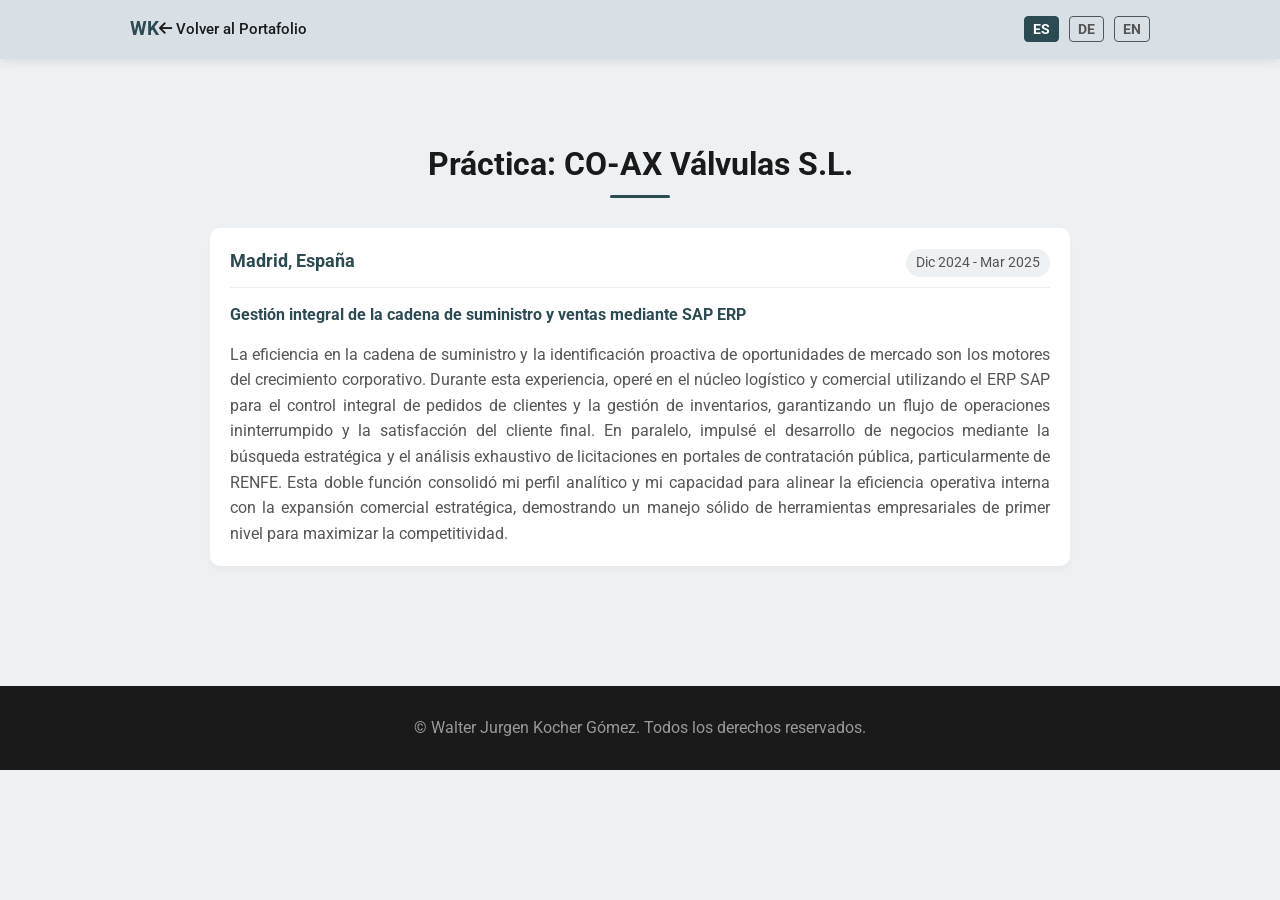
<file: exp-coax-2024.html>
<!DOCTYPE html>
<html lang="es">
<head>
    <meta charset="UTF-8">
    <meta name="viewport" content="width=device-width, initial-scale=1.0">
    <title>Detalle de Experiencia - Walter Kocher</title>
    <link rel="preconnect" href="https://fonts.googleapis.com">
    <link rel="preconnect" href="https://fonts.gstatic.com" crossorigin>
    <link href="https://fonts.googleapis.com/css2?family=Roboto:wght@300;400;500;700&display=swap" rel="stylesheet">
    <link rel="stylesheet" href="https://cdnjs.cloudflare.com/ajax/libs/font-awesome/6.4.0/css/all.min.css">
    <link rel="icon" type="image/png" href="3600973.png">
    <link rel="stylesheet" href="styles.css">
</head>
<body>

    <nav class="navbar" style="background: rgba(217, 224, 229, 0.98); box-shadow: 0 2px 10px rgba(0,0,0,0.1);">
        <div class="nav-container">
            <div class="nav-logo" style="display: block;">WK</div>
            <ul class="nav-menu" style="margin-right: auto; margin-left: 0;">
                <li><a href="index.html#experiencia" class="nav-link"><i class="fas fa-arrow-left"></i> <span data-key="nav_back">Volver al Portafolio</span></a></li>
            </ul>
            <div class="lang-switcher">
                <button onclick="changeLanguage('es')" id="btn-es" class="lang-btn active">ES</button>
                <button onclick="changeLanguage('de')" id="btn-de" class="lang-btn">DE</button>
                <button onclick="changeLanguage('en')" id="btn-en" class="lang-btn">EN</button>
            </div>
            <div class="hamburger">
                <span></span>
                <span></span>
                <span></span>
            </div>
        </div>
    </nav>

    <div class="container" style="margin-top: 100px;">
        
        <section class="detail-section">
            <h3 data-key="coax_title">Práctica: CO-AX Válvulas S.L.</h3>
            
            <div class="timeline-item" style="max-width: 100%;">
                <div class="timeline-header">
                    <span class="timeline-company">Madrid, España</span>
                    <span class="timeline-date" data-key="date_exp3">Dic 2024 - Mar 2025</span>
                </div>
                
                <h4 style="margin-top: 15px; color: var(--accent-color);" data-key="coax_subtitle">Implementación de banco de pruebas y laboratorio</h4>
                
                <p style="margin-top: 15px; color: var(--text-muted); line-height: 1.6;" data-key="coax_detail_text">
                    Durante mi estancia en CO-AX Válvulas, lideré la implementación de un banco de pruebas para certificar la calidad de las válvulas. Además, estructuré un laboratorio de electrónica aplicando normativas internacionales en un entorno de alta exigencia.
                </p>
            </div>
        </section>

    </div>

    <footer>
        <p>&copy; <span id="year"></span> Walter Jurgen Kocher Gómez. <span data-key="footer_rights">Todos los derechos reservados.</span></p>
    </footer>

    <script src="script.js"></script>
</body>
</html>
</file>
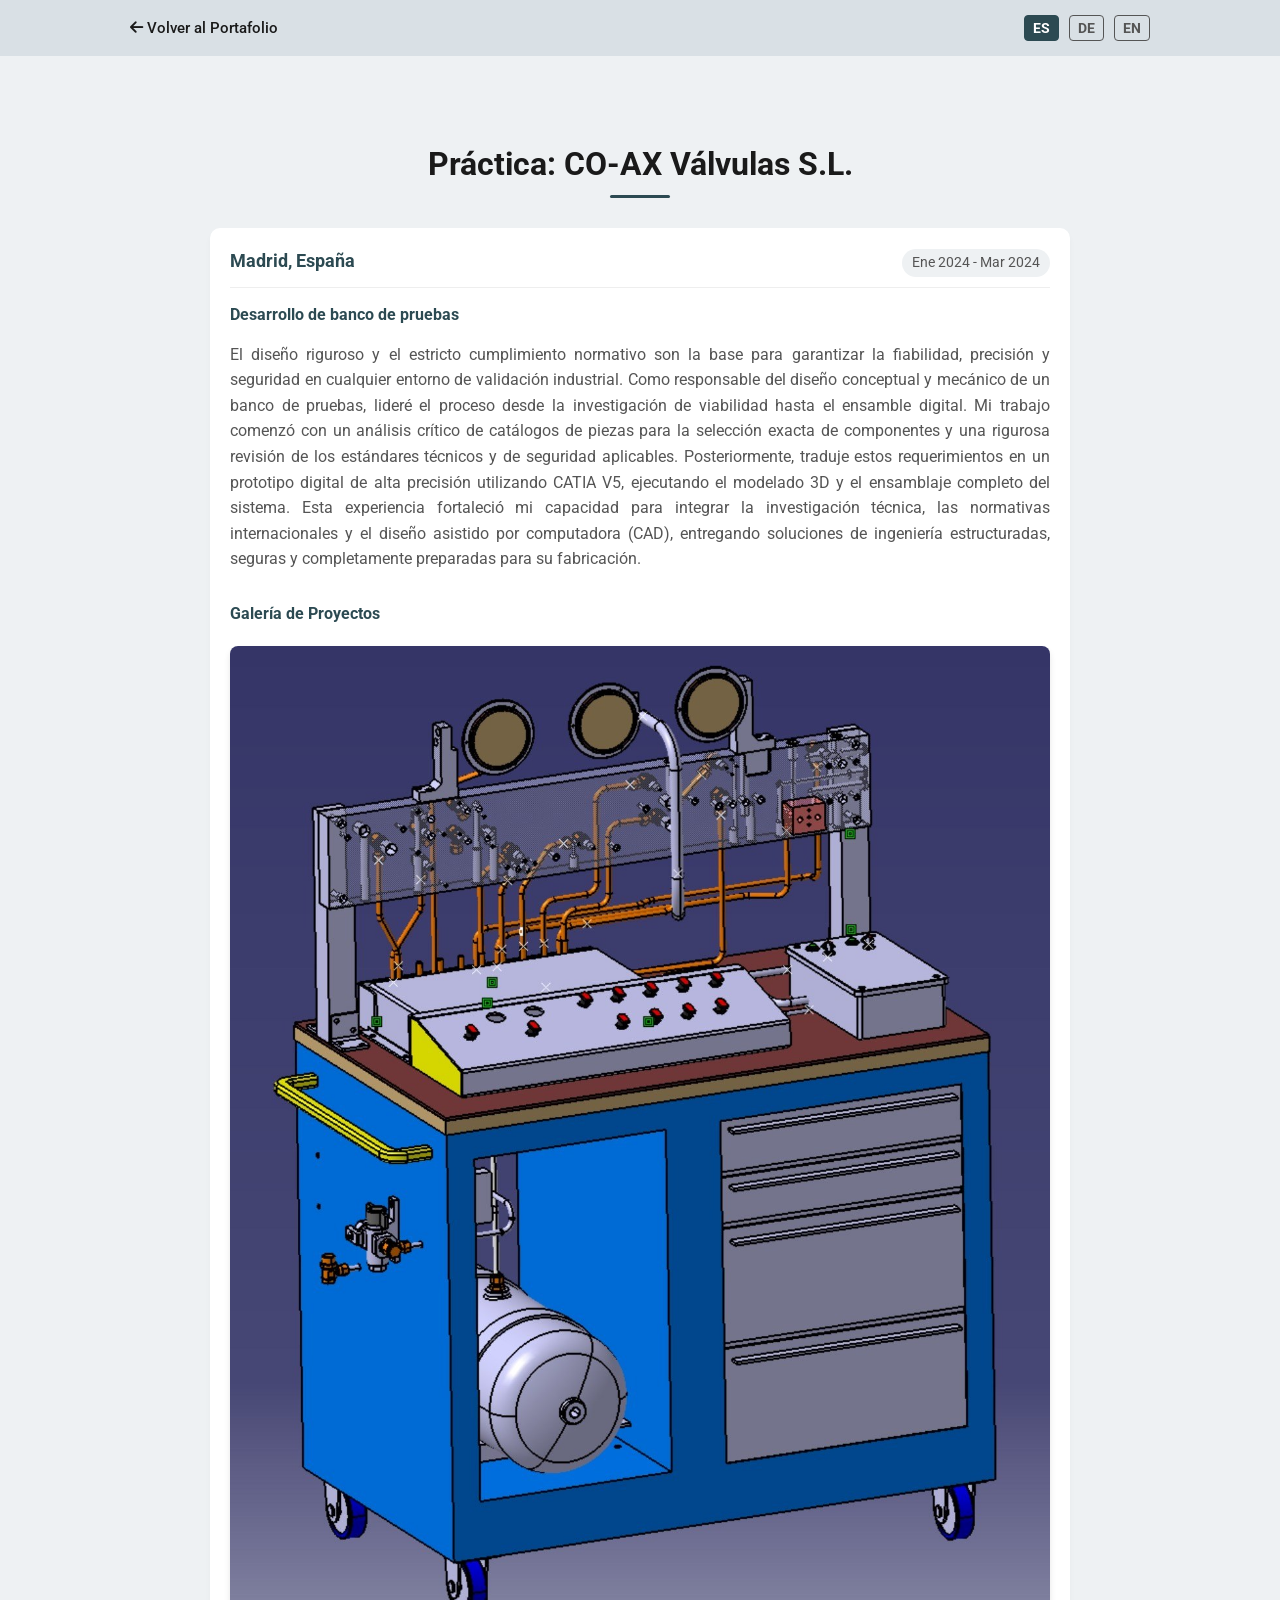
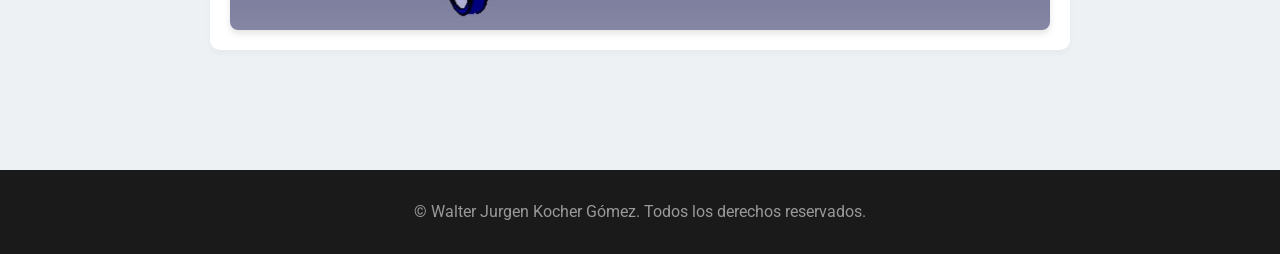
<file: exp-coax-ene2024.html>
<!DOCTYPE html>
<html lang="es">
<head>
    <meta charset="UTF-8">
    <meta name="viewport" content="width=device-width, initial-scale=1.0">
    <title>Práctica CO-AX Válvulas - Walter Kocher</title>
    <link rel="preconnect" href="https://fonts.googleapis.com">
    <link rel="preconnect" href="https://fonts.gstatic.com" crossorigin>
    <link href="https://fonts.googleapis.com/css2?family=Roboto:wght@300;400;500;700&display=swap" rel="stylesheet">
    <link rel="stylesheet" href="https://cdnjs.cloudflare.com/ajax/libs/font-awesome/6.4.0/css/all.min.css">
    <link rel="icon" type="image/png" href="3600973.png">
    <link rel="stylesheet" href="styles.css">
</head>
<body>
    <nav class="navbar" style="background: rgba(217, 224, 229, 0.98); box-shadow: 0 2px 10px rgba(0,0,0,0.1);">
        <div class="nav-container">
            <div class="nav-logo" style="display: block;">WK</div>
            <ul class="nav-menu" style="margin-right: auto; margin-left: 0;">
                <li><a href="index.html#experiencia" class="nav-link"><i class="fas fa-arrow-left"></i> <span data-key="nav_back">Volver al Portafolio</span></a></li>
            </ul>
            <div class="lang-switcher">
                <button onclick="changeLanguage('es')" id="btn-es" class="lang-btn active">ES</button>
                <button onclick="changeLanguage('de')" id="btn-de" class="lang-btn">DE</button>
                <button onclick="changeLanguage('en')" id="btn-en" class="lang-btn">EN</button>
            </div>
            <div class="hamburger">
                <span></span><span></span><span></span>
            </div>
        </div>
    </nav>

    <div class="container" style="margin-top: 100px;">
        <section class="detail-section">
            <h3 data-key="coax_ene_title">Práctica: CO-AX Válvulas S.L.</h3>
            <div class="timeline-item" style="max-width: 100%;">
                <div class="timeline-header">
                    <span class="timeline-company">Madrid, España</span>
                    <span class="timeline-date" data-key="date_exp4">Ene 2024 - Mar 2024</span>
                </div>
                <h4 style="margin-top: 15px; color: var(--accent-color);" data-key="coax_ene_subtitle">Desarrollo de banco de pruebas</h4>
                <p style="margin-top: 15px; color: var(--text-muted); line-height: 1.6;" data-key="coax_ene_detail_text">
                    Diseño y desarrollo inicial de un banco de pruebas para válvulas. Realicé documentación técnica detallada y análisis de errores enfocados en la optimización de procesos industriales.
                </p>
                <h4 style="margin-top: 30px; margin-bottom: 15px; color: var(--accent-color);" data-key="gallery_title">Galería de Proyectos</h4>
                <div class="detail-gallery">
                    <img src="img/BANCO_PRUEBAS.JPG" alt="Diseño banco de pruebas" class="gallery-img-full">
                </div>
            </div>
        </section>
    </div>

    <footer>
        <p>&copy; <span id="year"></span> Walter Jurgen Kocher Gómez. <span data-key="footer_rights">Todos los derechos reservados.</span></p>
    </footer>
    <script src="script.js"></script>
</body>
</html>
</file>
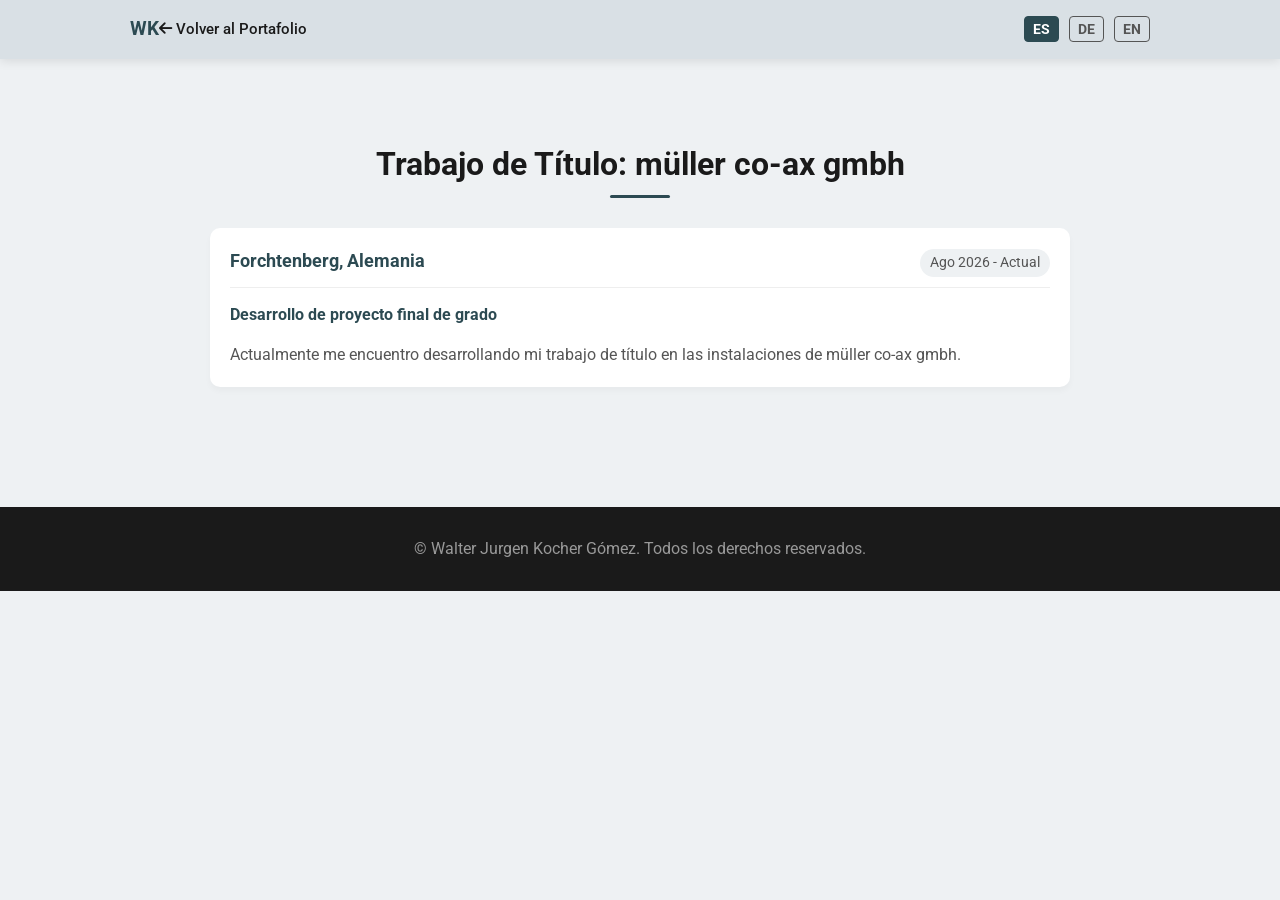
<file: exp-coax-tesis.html>
<!DOCTYPE html>
<html lang="es">
<head>
    <meta charset="UTF-8">
    <meta name="viewport" content="width=device-width, initial-scale=1.0">
    <title>Trabajo de Título - Walter Kocher</title>
    <link rel="preconnect" href="https://fonts.googleapis.com">
    <link rel="preconnect" href="https://fonts.gstatic.com" crossorigin>
    <link href="https://fonts.googleapis.com/css2?family=Roboto:wght@300;400;500;700&display=swap" rel="stylesheet">
    <link rel="stylesheet" href="https://cdnjs.cloudflare.com/ajax/libs/font-awesome/6.4.0/css/all.min.css">
    <link rel="icon" type="image/png" href="3600973.png">
    <link rel="stylesheet" href="styles.css">
</head>
<body>
    <nav class="navbar" style="background: rgba(217, 224, 229, 0.98); box-shadow: 0 2px 10px rgba(0,0,0,0.1);">
        <div class="nav-container">
            <div class="nav-logo" style="display: block;">WK</div>
            <ul class="nav-menu" style="margin-right: auto; margin-left: 0;">
                <li><a href="index.html#experiencia" class="nav-link"><i class="fas fa-arrow-left"></i> <span data-key="nav_back">Volver al Portafolio</span></a></li>
            </ul>
            <div class="lang-switcher">
                <button onclick="changeLanguage('es')" id="btn-es" class="lang-btn active">ES</button>
                <button onclick="changeLanguage('de')" id="btn-de" class="lang-btn">DE</button>
                <button onclick="changeLanguage('en')" id="btn-en" class="lang-btn">EN</button>
            </div>
            <div class="hamburger">
                <span></span><span></span><span></span>
            </div>
        </div>
    </nav>

    <div class="container" style="margin-top: 100px;">
        <section class="detail-section">
            <h3 data-key="coax_tesis_title">Trabajo de Título: müller co-ax gmbh</h3>
            <div class="timeline-item" style="max-width: 100%;">
                <div class="timeline-header">
                    <span class="timeline-company">Forchtenberg, Alemania</span>
                    <span class="timeline-date" data-key="date_exp8">Ago 2026 - Actual</span>
                </div>
                <h4 style="margin-top: 15px; color: var(--accent-color);" data-key="coax_tesis_subtitle">Desarrollo de proyecto final de grado</h4>
                
                <p style="margin-top: 15px; color: var(--text-muted); line-height: 1.6;" data-key="coax_tesis_detail_text">
                    Actualmente me encuentro desarrollando mi trabajo de título en las instalaciones de müller co-ax gmbh.
                </p>
                
                <!-- Opcional: Cuando tengas imágenes de tu tesis puedes descomentar y usar esta galería -->
                <!-- 
                <h4 style="margin-top: 30px; margin-bottom: 15px; color: var(--accent-color);" data-key="gallery_title">Galería de Proyectos</h4>
                <div class="detail-gallery">
                    <img src="img/tesis1.jpg" alt="Desarrollo de tesis" class="gallery-img-full">
                </div> 
                -->
            </div>
        </section>
    </div>

    <footer>
        <p>&copy; <span id="year"></span> Walter Jurgen Kocher Gómez. <span data-key="footer_rights">Todos los derechos reservados.</span></p>
    </footer>
    <script src="script.js"></script>
</body>
</html>
</file>
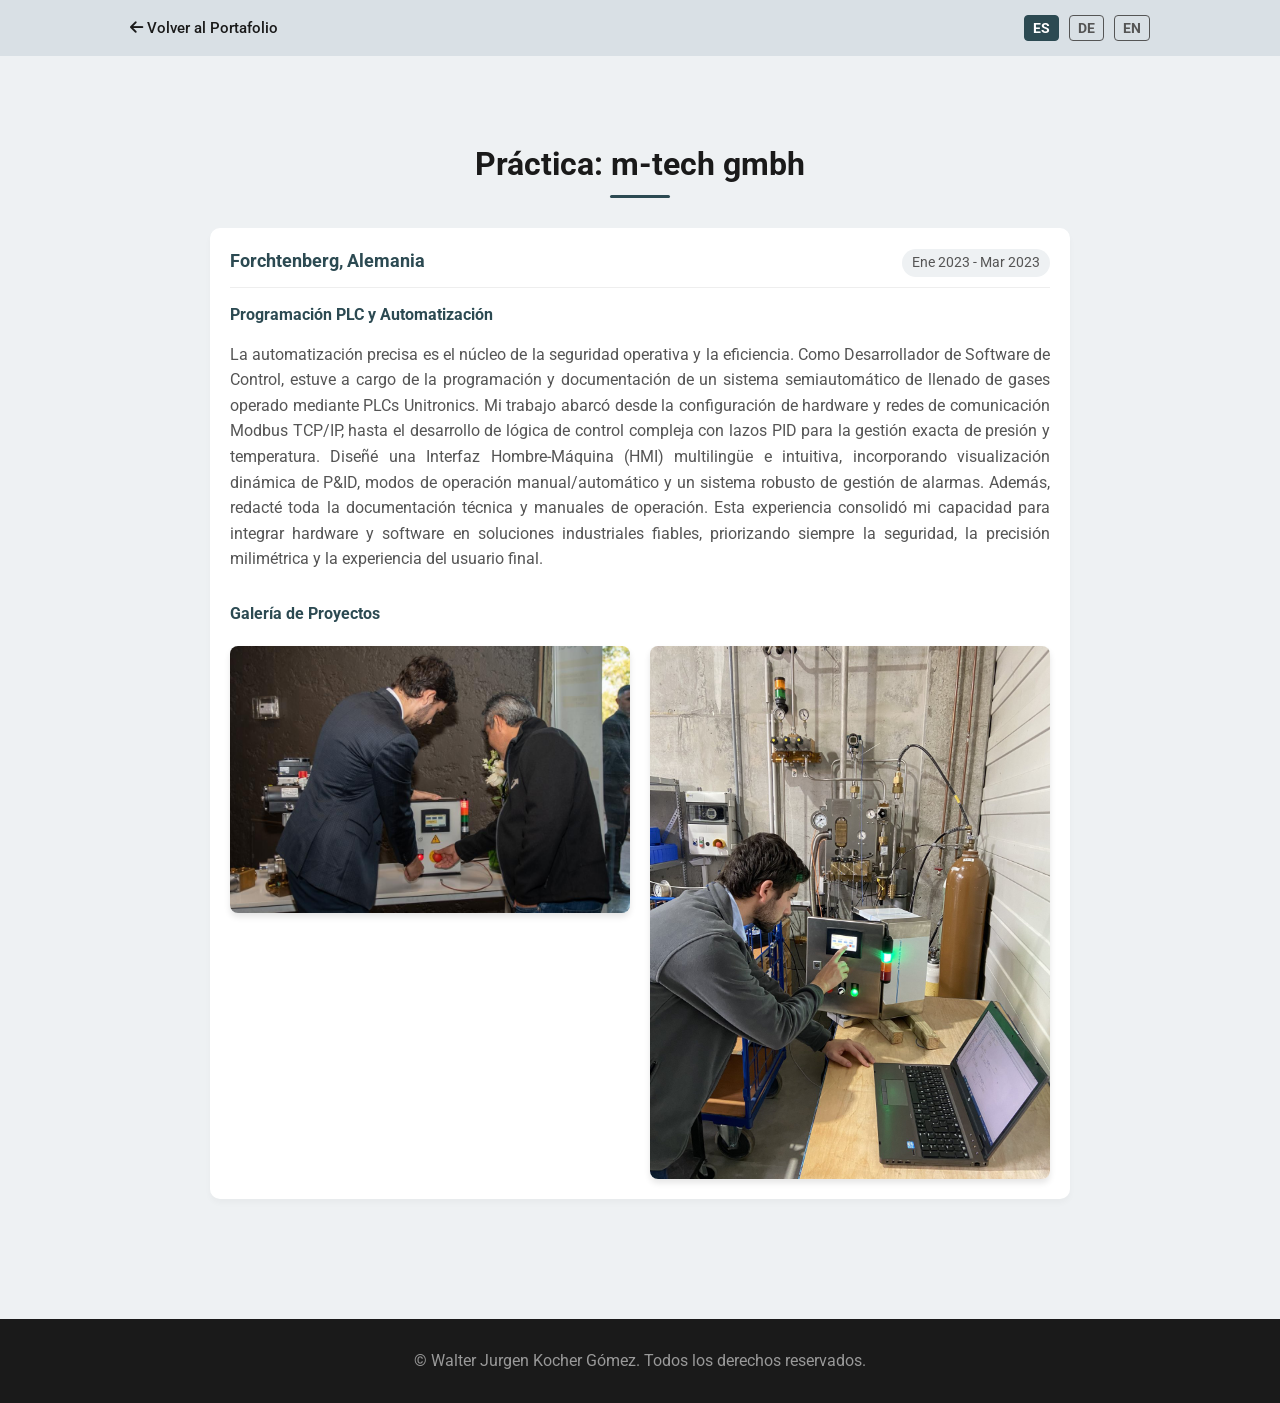
<file: exp-mtech.html>
<!DOCTYPE html>
<html lang="es">
<head>
    <meta charset="UTF-8">
    <meta name="viewport" content="width=device-width, initial-scale=1.0">
    <title>Práctica m-tech gmbh - Walter Kocher</title>
    <link rel="preconnect" href="https://fonts.googleapis.com">
    <link rel="preconnect" href="https://fonts.gstatic.com" crossorigin>
    <link href="https://fonts.googleapis.com/css2?family=Roboto:wght@300;400;500;700&display=swap" rel="stylesheet">
    <link rel="stylesheet" href="https://cdnjs.cloudflare.com/ajax/libs/font-awesome/6.4.0/css/all.min.css">
    <link rel="icon" type="image/png" href="3600973.png">
    <link rel="stylesheet" href="styles.css">
</head>
<body>
    <nav class="navbar" style="background: rgba(217, 224, 229, 0.98); box-shadow: 0 2px 10px rgba(0,0,0,0.1);">
        <div class="nav-container">
            <div class="nav-logo" style="display: block;">WK</div>
            <ul class="nav-menu" style="margin-right: auto; margin-left: 0;">
                <li><a href="index.html#experiencia" class="nav-link"><i class="fas fa-arrow-left"></i> <span data-key="nav_back">Volver al Portafolio</span></a></li>
            </ul>
            <div class="lang-switcher">
                <button onclick="changeLanguage('es')" id="btn-es" class="lang-btn active">ES</button>
                <button onclick="changeLanguage('de')" id="btn-de" class="lang-btn">DE</button>
                <button onclick="changeLanguage('en')" id="btn-en" class="lang-btn">EN</button>
            </div>
            <div class="hamburger">
                <span></span><span></span><span></span>
            </div>
        </div>
    </nav>

    <div class="container" style="margin-top: 100px;">
        <section class="detail-section">
            <h3 data-key="mtech_title">Práctica: m-tech gmbh</h3>
            <div class="timeline-item" style="max-width: 100%;">
                <div class="timeline-header">
                    <span class="timeline-company">Forchtenberg, Alemania</span>
                    <span class="timeline-date" data-key="date_exp5">Ene 2023 - Mar 2023</span>
                </div>
                <h4 style="margin-top: 15px; color: var(--accent-color);" data-key="mtech_subtitle">Programación PLC y Automatisierung</h4>
                <p style="margin-top: 15px; color: var(--text-muted); line-height: 1.6;" data-key="mtech_detail_text">
                    Programación de PLC (SPS) para un sistema semiautomático de llenado de gases. Esta experiencia me permitió aplicar directamente el idioma alemán en un entorno técnico y adquirir un profundo conocimiento de los estándares industriales alemanes.
                </p>
                <h4 style="margin-top: 30px; margin-bottom: 15px; color: var(--accent-color);" data-key="gallery_title">Galería de Proyectos</h4>
                <div class="detail-gallery">
                    <img src="img/demo.JPG" alt="Sistema PLC" class="gallery-img-full">
                    <img src="img/montaje.jpg" alt="Instalaciones m-tech" class="gallery-img-full">
                </div>
            </div>
        </section>
    </div>

    <footer>
        <p>&copy; <span id="year"></span> Walter Jurgen Kocher Gómez. <span data-key="footer_rights">Todos los derechos reservados.</span></p>
    </footer>
    <script src="script.js"></script>
</body>
</html>
</file>
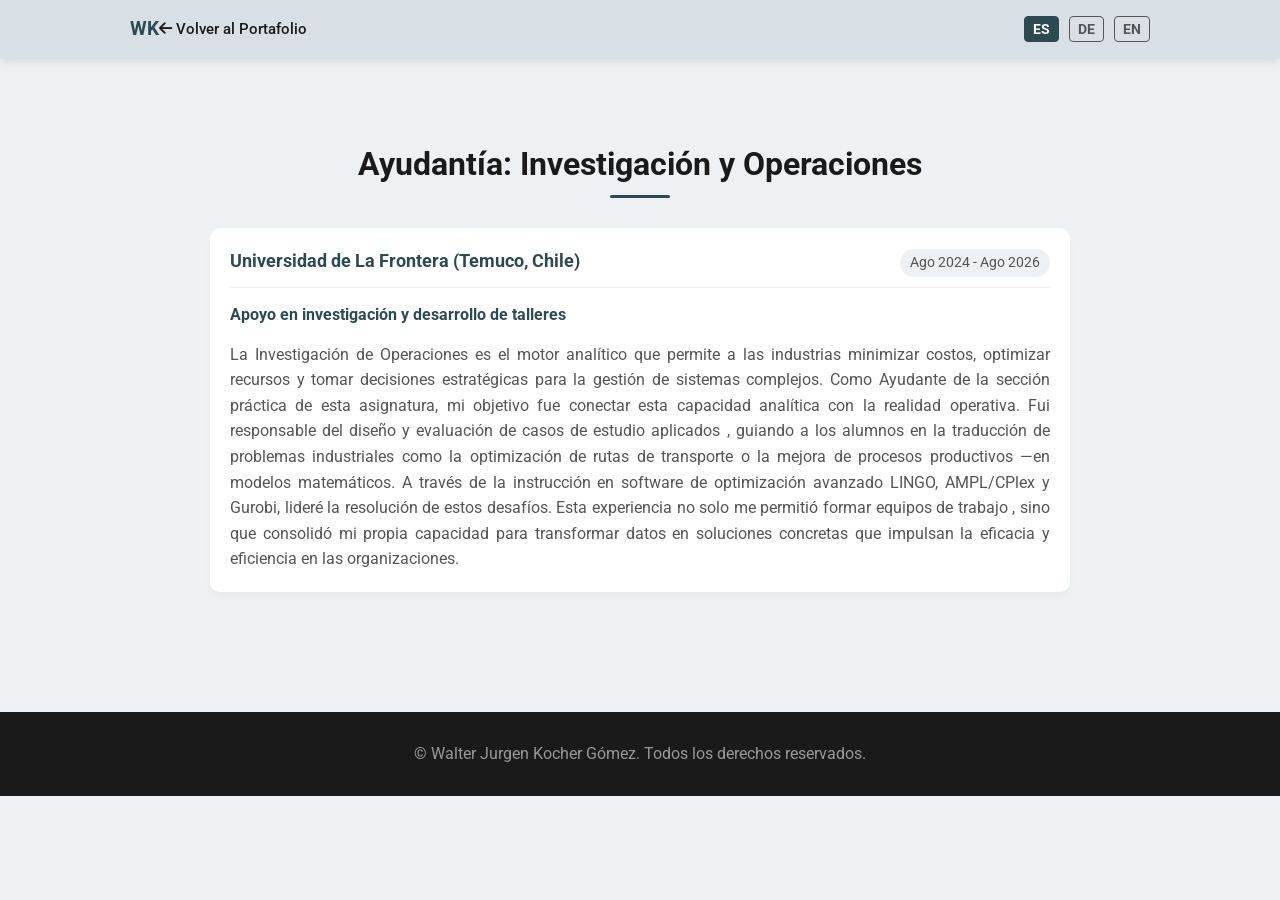
<file: exp-ufro-inv.html>
<!DOCTYPE html>
<html lang="es">
<head>
    <meta charset="UTF-8">
    <meta name="viewport" content="width=device-width, initial-scale=1.0">
    <title>Ayudantía Investigación - Walter Kocher</title>
    <link rel="preconnect" href="https://fonts.googleapis.com">
    <link rel="preconnect" href="https://fonts.gstatic.com" crossorigin>
    <link href="https://fonts.googleapis.com/css2?family=Roboto:wght@300;400;500;700&display=swap" rel="stylesheet">
    <link rel="stylesheet" href="https://cdnjs.cloudflare.com/ajax/libs/font-awesome/6.4.0/css/all.min.css">
    <link rel="icon" type="image/png" href="3600973.png">
    <link rel="stylesheet" href="styles.css">
</head>
<body>
    <nav class="navbar" style="background: rgba(217, 224, 229, 0.98); box-shadow: 0 2px 10px rgba(0,0,0,0.1);">
        <div class="nav-container">
            <div class="nav-logo" style="display: block;">WK</div>
            <ul class="nav-menu" style="margin-right: auto; margin-left: 0;">
                <li><a href="index.html#experiencia" class="nav-link"><i class="fas fa-arrow-left"></i> <span data-key="nav_back">Volver al Portafolio</span></a></li>
            </ul>
            <div class="lang-switcher">
                <button onclick="changeLanguage('es')" id="btn-es" class="lang-btn active">ES</button>
                <button onclick="changeLanguage('de')" id="btn-de" class="lang-btn">DE</button>
                <button onclick="changeLanguage('en')" id="btn-en" class="lang-btn">EN</button>
            </div>
            <div class="hamburger">
                <span></span><span></span><span></span>
            </div>
        </div>
    </nav>

    <div class="container" style="margin-top: 100px;">
        <section class="detail-section">
            <h3 data-key="ufro_inv_title">Ayudantía: Investigación y Operaciones</h3>
            <div class="timeline-item" style="max-width: 100%;">
                <div class="timeline-header">
                    <span class="timeline-company">Universidad de La Frontera (Temuco, Chile)</span>
                    <span class="timeline-date" data-key="date_exp1">Ago 2024 - Actual</span>
                </div>
                <h4 style="margin-top: 15px; color: var(--accent-color);" data-key="ufro_inv_subtitle">Apoyo en investigación y desarrollo de talleres</h4>
                <p style="margin-top: 15px; color: var(--text-muted); line-height: 1.6;" data-key="ufro_inv_detail_text">
                    Para ponerlo en perspectiva empresarial: la Investigación de Operaciones es el motor analítico que permite a las industrias minimizar costos, optimizar recursos y tomar decisiones estratégicas para la gestión de sistemas complejos. Como Ayudante de la sección práctica de esta asignatura, mi objetivo fue conectar esta capacidad analítica con la realidad operativa. Fui responsable del diseño y evaluación de casos de estudio aplicados , guiando a los alumnos en la traducción de problemas industriales como la optimización de rutas de transporte o la mejora de procesos productivos —en modelos matemáticos. A través de la instrucción en software de optimización avanzado LINGO, AMPL/CPlex y Gurobi, lideré la resolución de estos desafíos. Esta experiencia no solo me permitió formar equipos de trabajo , sino que consolidó mi propia capacidad para transformar datos en soluciones concretas que impulsan la eficacia y eficiencia en las organizaciones.
                </p>
            </div>
        </section>
    </div>

    <footer>
        <p>&copy; <span id="year"></span> Walter Jurgen Kocher Gómez. <span data-key="footer_rights">Todos los derechos reservados.</span></p>
    </footer>
    <script src="script.js"></script>
</body>
</html>
</file>
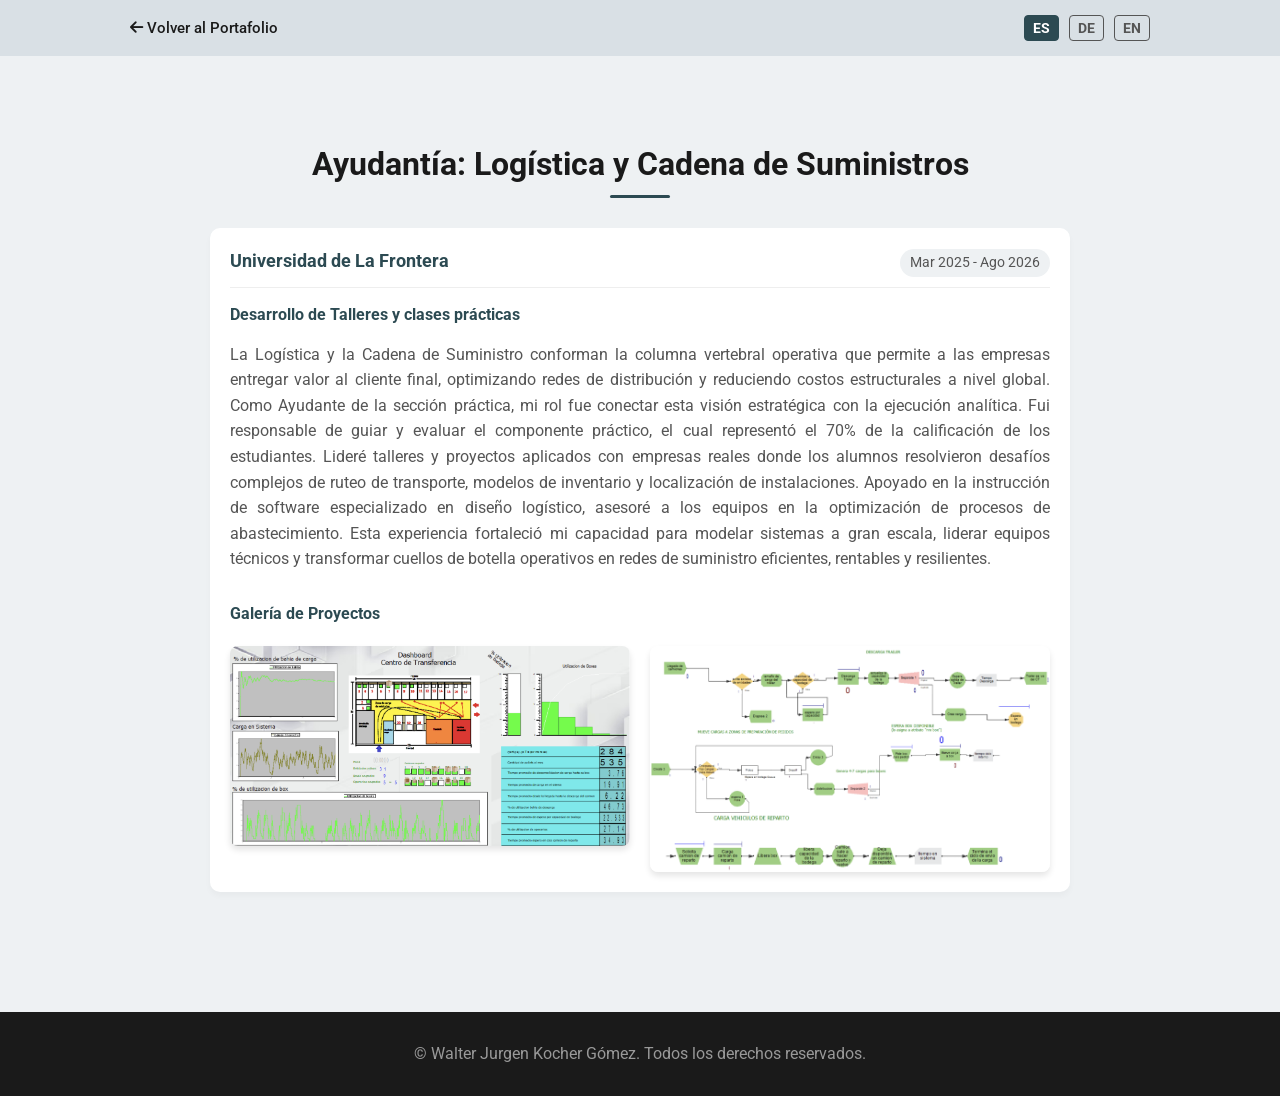
<file: exp-ufro-logistica.html>
<!DOCTYPE html>
<html lang="es">
<head>
    <meta charset="UTF-8">
    <meta name="viewport" content="width=device-width, initial-scale=1.0">
    <title>Ayudantía Logística - Walter Kocher</title>
    <link href="https://fonts.googleapis.com/css2?family=Roboto:wght@300;400;500;700&display=swap" rel="stylesheet">
    <link rel="stylesheet" href="https://cdnjs.cloudflare.com/ajax/libs/font-awesome/6.4.0/css/all.min.css">
    <link rel="icon" type="image/png" href="3600973.png">
    <link rel="stylesheet" href="styles.css">
</head>
<body>
    <nav class="navbar" style="background: rgba(217, 224, 229, 0.98); box-shadow: 0 2px 10px rgba(0,0,0,0.1);">
        <div class="nav-container">
            <div class="nav-logo" style="display: block;">WK</div>
            <ul class="nav-menu" style="margin-right: auto; margin-left: 0;">
                <li><a href="index.html#experiencia" class="nav-link"><i class="fas fa-arrow-left"></i> <span data-key="nav_back">Volver al Portafolio</span></a></li>
            </ul>
            <div class="lang-switcher">
                <button onclick="changeLanguage('es')" id="btn-es" class="lang-btn active">ES</button>
                <button onclick="changeLanguage('de')" id="btn-de" class="lang-btn">DE</button>
                <button onclick="changeLanguage('en')" id="btn-en" class="lang-btn">EN</button>
            </div>
            <div class="hamburger"><span></span><span></span><span></span></div>
        </div>
    </nav>

    <div class="container" style="margin-top: 100px;">
        <section class="detail-section">
            <h3 data-key="ufro_log_title">Ayudantía: Logística y Cadena de Suministros</h3>
            <div class="timeline-item" style="max-width: 100%;">
                <div class="timeline-header">
                    <span class="timeline-company">Universidad de La Frontera</span>
                    <span class="timeline-date" data-key="date_exp6">Mar 2025 - Actual</span>
                </div>
                <h4 style="margin-top: 15px; color: var(--accent-color);" data-key="ufro_log_subtitle">Desarrollo de Talleres y clases prácticas</h4>
                <p style="margin-top: 15px; color: var(--text-muted); line-height: 1.6;" data-key="ufro_log_detail_text">
                    Planificación y ejecución de talleres prácticos para el curso de Logística y Cadena de Suministros, guiando a los estudiantes en la resolución de casos reales y optimización de procesos.
                </p>
                <h4 style="margin-top: 30px; margin-bottom: 15px; color: var(--accent-color);" data-key="gallery_title">Galería de Proyectos</h4>
                <div class="detail-gallery">
                    <img src="img/arenadash.png" alt="Simulacion" class="gallery-img">
                    <img src="img/arena.png" alt="AnyLogic" class="gallery-img-full">
                </div>
            </div>
        </section>
    </div>

    <footer>
        <p>&copy; <span id="year"></span> Walter Jurgen Kocher Gómez. <span data-key="footer_rights">Todos los derechos reservados.</span></p>
    </footer>
    <script src="script.js"></script>
</body>
</html>
</file>
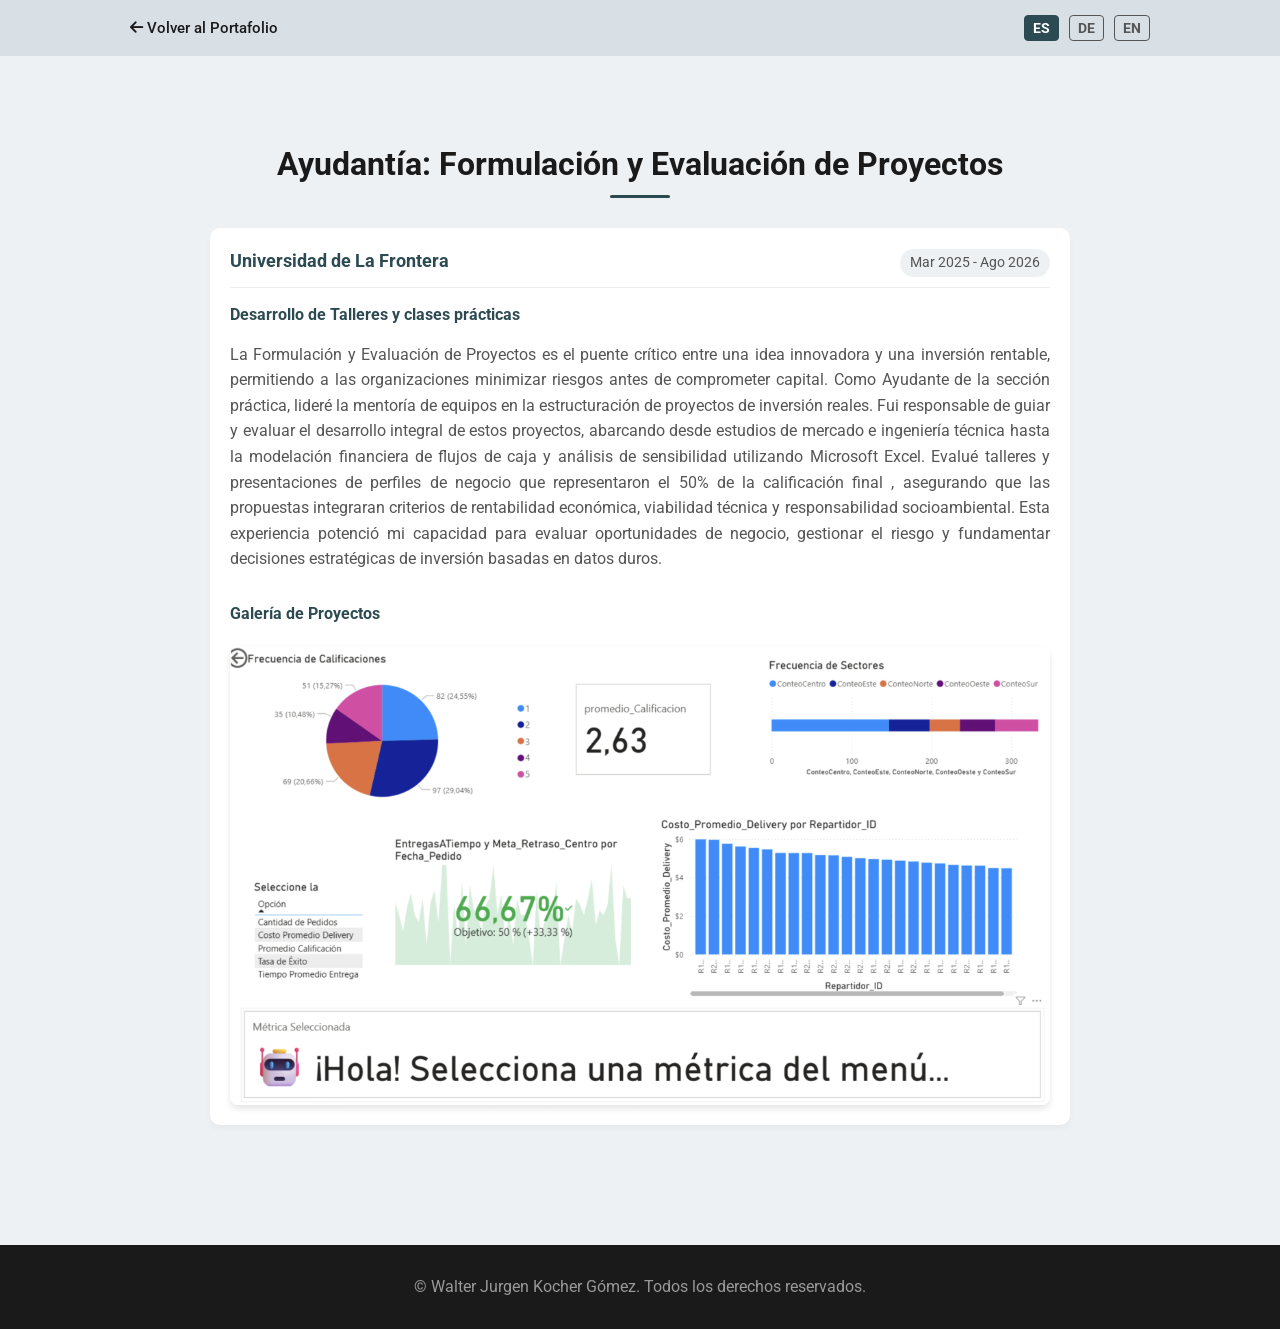
<file: exp-ufro-proyectos.html>
<!DOCTYPE html>
<html lang="es">
<head>
    <meta charset="UTF-8">
    <meta name="viewport" content="width=device-width, initial-scale=1.0">
    <title>Ayudantía Proyectos - Walter Kocher</title>
    <link href="https://fonts.googleapis.com/css2?family=Roboto:wght@300;400;500;700&display=swap" rel="stylesheet">
    <link rel="stylesheet" href="https://cdnjs.cloudflare.com/ajax/libs/font-awesome/6.4.0/css/all.min.css">
    <link rel="icon" type="image/png" href="3600973.png">
    <link rel="stylesheet" href="styles.css">
</head>
<body>
    <nav class="navbar" style="background: rgba(217, 224, 229, 0.98); box-shadow: 0 2px 10px rgba(0,0,0,0.1);">
        <div class="nav-container">
            <div class="nav-logo" style="display: block;">WK</div>
            <ul class="nav-menu" style="margin-right: auto; margin-left: 0;">
                <li><a href="index.html#experiencia" class="nav-link"><i class="fas fa-arrow-left"></i> <span data-key="nav_back">Volver al Portafolio</span></a></li>
            </ul>
            <div class="lang-switcher">
                <button onclick="changeLanguage('es')" id="btn-es" class="lang-btn active">ES</button>
                <button onclick="changeLanguage('de')" id="btn-de" class="lang-btn">DE</button>
                <button onclick="changeLanguage('en')" id="btn-en" class="lang-btn">EN</button>
            </div>
            <div class="hamburger"><span></span><span></span><span></span></div>
        </div>
    </nav>

    <div class="container" style="margin-top: 100px;">
        <section class="detail-section">
            <h3 data-key="ufro_proy_title">Ayudantía: Formulación y Evaluación de Proyectos</h3>
            <div class="timeline-item" style="max-width: 100%;">
                <div class="timeline-header">
                    <span class="timeline-company">Universidad de La Frontera</span>
                    <span class="timeline-date" data-key="date_exp7">Mar 2025 - Actual</span>
                </div>
                <h4 style="margin-top: 15px; color: var(--accent-color);" data-key="ufro_proy_subtitle">Desarrollo de Talleres y clases prácticas</h4>
                <p style="margin-top: 15px; color: var(--text-muted); line-height: 1.6;" data-key="ufro_proy_detail_text">
                    Apoyo en la asignatura de Formulación y Evaluación de Proyectos mediante la realización de clases prácticas y talleres, facilitando el aprendizaje en el análisis de viabilidad técnica y económica.
                </p>
                <h4 style="margin-top: 30px; margin-bottom: 15px; color: var(--accent-color);" data-key="gallery_title">Galería de Proyectos</h4>
                <div class="detail-gallery">
                    <img src="img/powerBI.png" alt="Taller de proyectos" class="gallery-img-full">
                </div>
            </div>
        </section>
    </div>

    <footer>
        <p>&copy; <span id="year"></span> Walter Jurgen Kocher Gómez. <span data-key="footer_rights">Todos los derechos reservados.</span></p>
    </footer>
    <script src="script.js"></script>
</body>
</html>
</file>
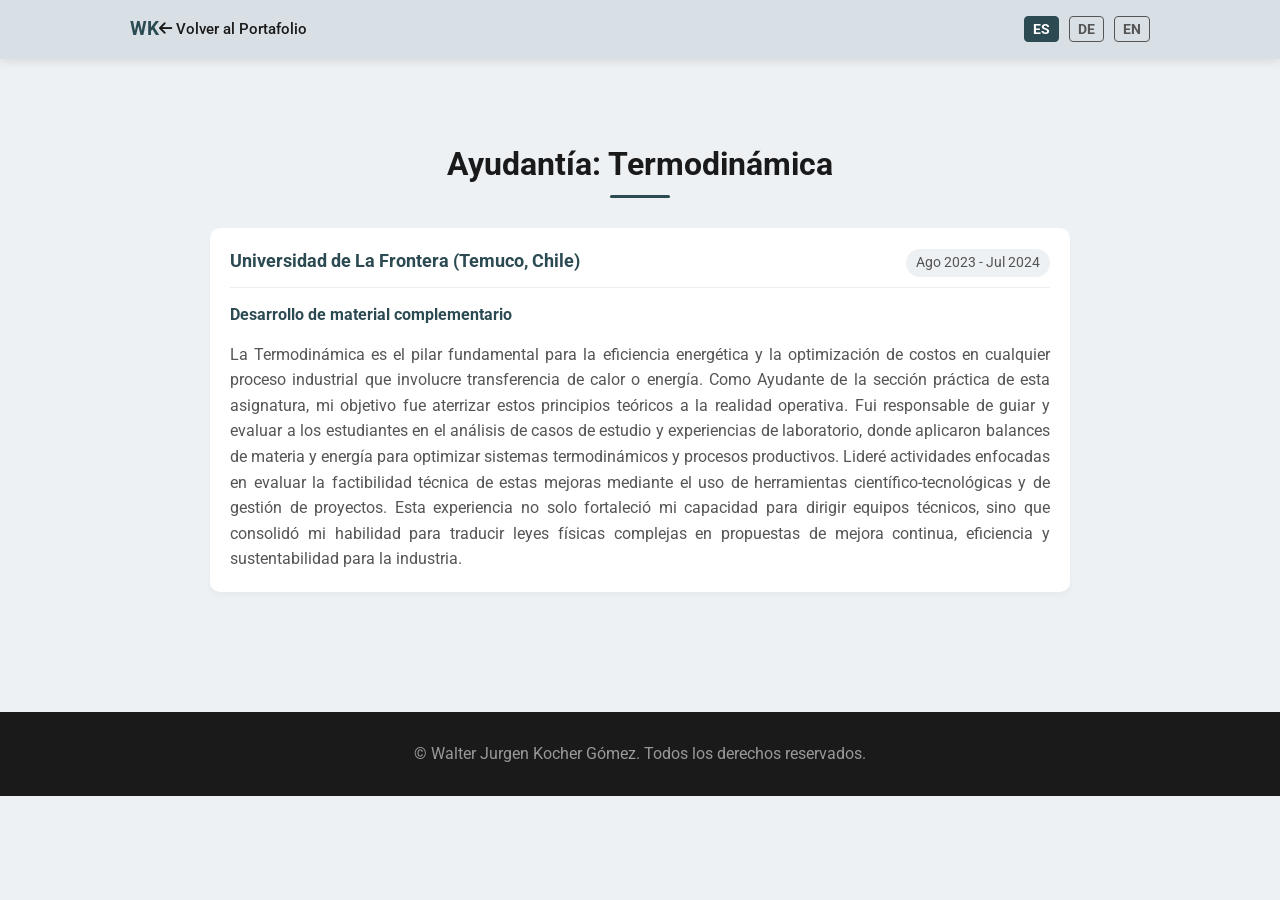
<file: exp-ufro-termo.html>
<!DOCTYPE html>
<html lang="es">
<head>
    <meta charset="UTF-8">
    <meta name="viewport" content="width=device-width, initial-scale=1.0">
    <title>Ayudantía Termodinámica - Walter Kocher</title>
    <link rel="preconnect" href="https://fonts.googleapis.com">
    <link rel="preconnect" href="https://fonts.gstatic.com" crossorigin>
    <link href="https://fonts.googleapis.com/css2?family=Roboto:wght@300;400;500;700&display=swap" rel="stylesheet">
    <link rel="stylesheet" href="https://cdnjs.cloudflare.com/ajax/libs/font-awesome/6.4.0/css/all.min.css">
    <link rel="icon" type="image/png" href="3600973.png">
    <link rel="stylesheet" href="styles.css">
</head>
<body>
    <nav class="navbar" style="background: rgba(217, 224, 229, 0.98); box-shadow: 0 2px 10px rgba(0,0,0,0.1);">
        <div class="nav-container">
            <div class="nav-logo" style="display: block;">WK</div>
            <ul class="nav-menu" style="margin-right: auto; margin-left: 0;">
                <li><a href="index.html#experiencia" class="nav-link"><i class="fas fa-arrow-left"></i> <span data-key="nav_back">Volver al Portafolio</span></a></li>
            </ul>
            <div class="lang-switcher">
                <button onclick="changeLanguage('es')" id="btn-es" class="lang-btn active">ES</button>
                <button onclick="changeLanguage('de')" id="btn-de" class="lang-btn">DE</button>
                <button onclick="changeLanguage('en')" id="btn-en" class="lang-btn">EN</button>
            </div>
            <div class="hamburger">
                <span></span><span></span><span></span>
            </div>
        </div>
    </nav>

    <div class="container" style="margin-top: 100px;">
        <section class="detail-section">
            <h3 data-key="ufro_termo_title">Ayudantía: Termodinámica</h3>
            <div class="timeline-item" style="max-width: 100%;">
                <div class="timeline-header">
                    <span class="timeline-company">Universidad de La Frontera (Temuco, Chile)</span>
                    <span class="timeline-date" data-key="date_exp2">Ago 2023 - Jul 2024</span>
                </div>
                <h4 style="margin-top: 15px; color: var(--accent-color);" data-key="ufro_termo_subtitle">Desarrollo de material complementario</h4>
                <p style="margin-top: 15px; color: var(--text-muted); line-height: 1.6;" data-key="ufro_termo_detail_text">
                    Para ponerlo en perspectiva empresarial: la Termodinámica es el pilar fundamental para la eficiencia energética y la optimización de costos en cualquier proceso industrial que involucre transferencia de calor o energía. Como Ayudante de la sección práctica de esta asignatura, mi objetivo fue aterrizar estos principios teóricos a la realidad operativa. Fui responsable de guiar y evaluar a los estudiantes en el análisis de casos de estudio y experiencias de laboratorio, donde aplicaron balances de materia y energía para optimizar sistemas termodinámicos y procesos productivos. Lideré actividades enfocadas en evaluar la factibilidad técnica de estas mejoras mediante el uso de herramientas científico-tecnológicas y de gestión de proyectos. Esta experiencia no solo fortaleció mi capacidad para dirigir equipos técnicos, sino que consolidó mi habilidad para traducir leyes físicas complejas en propuestas de mejora continua, eficiencia y sustentabilidad para la industria.
                </p>
                
            </div>
        </section>
    </div>

    <footer>
        <p>&copy; <span id="year"></span> Walter Jurgen Kocher Gómez. <span data-key="footer_rights">Todos los derechos reservados.</span></p>
    </footer>
    <script src="script.js"></script>
</body>
</html>
</file>
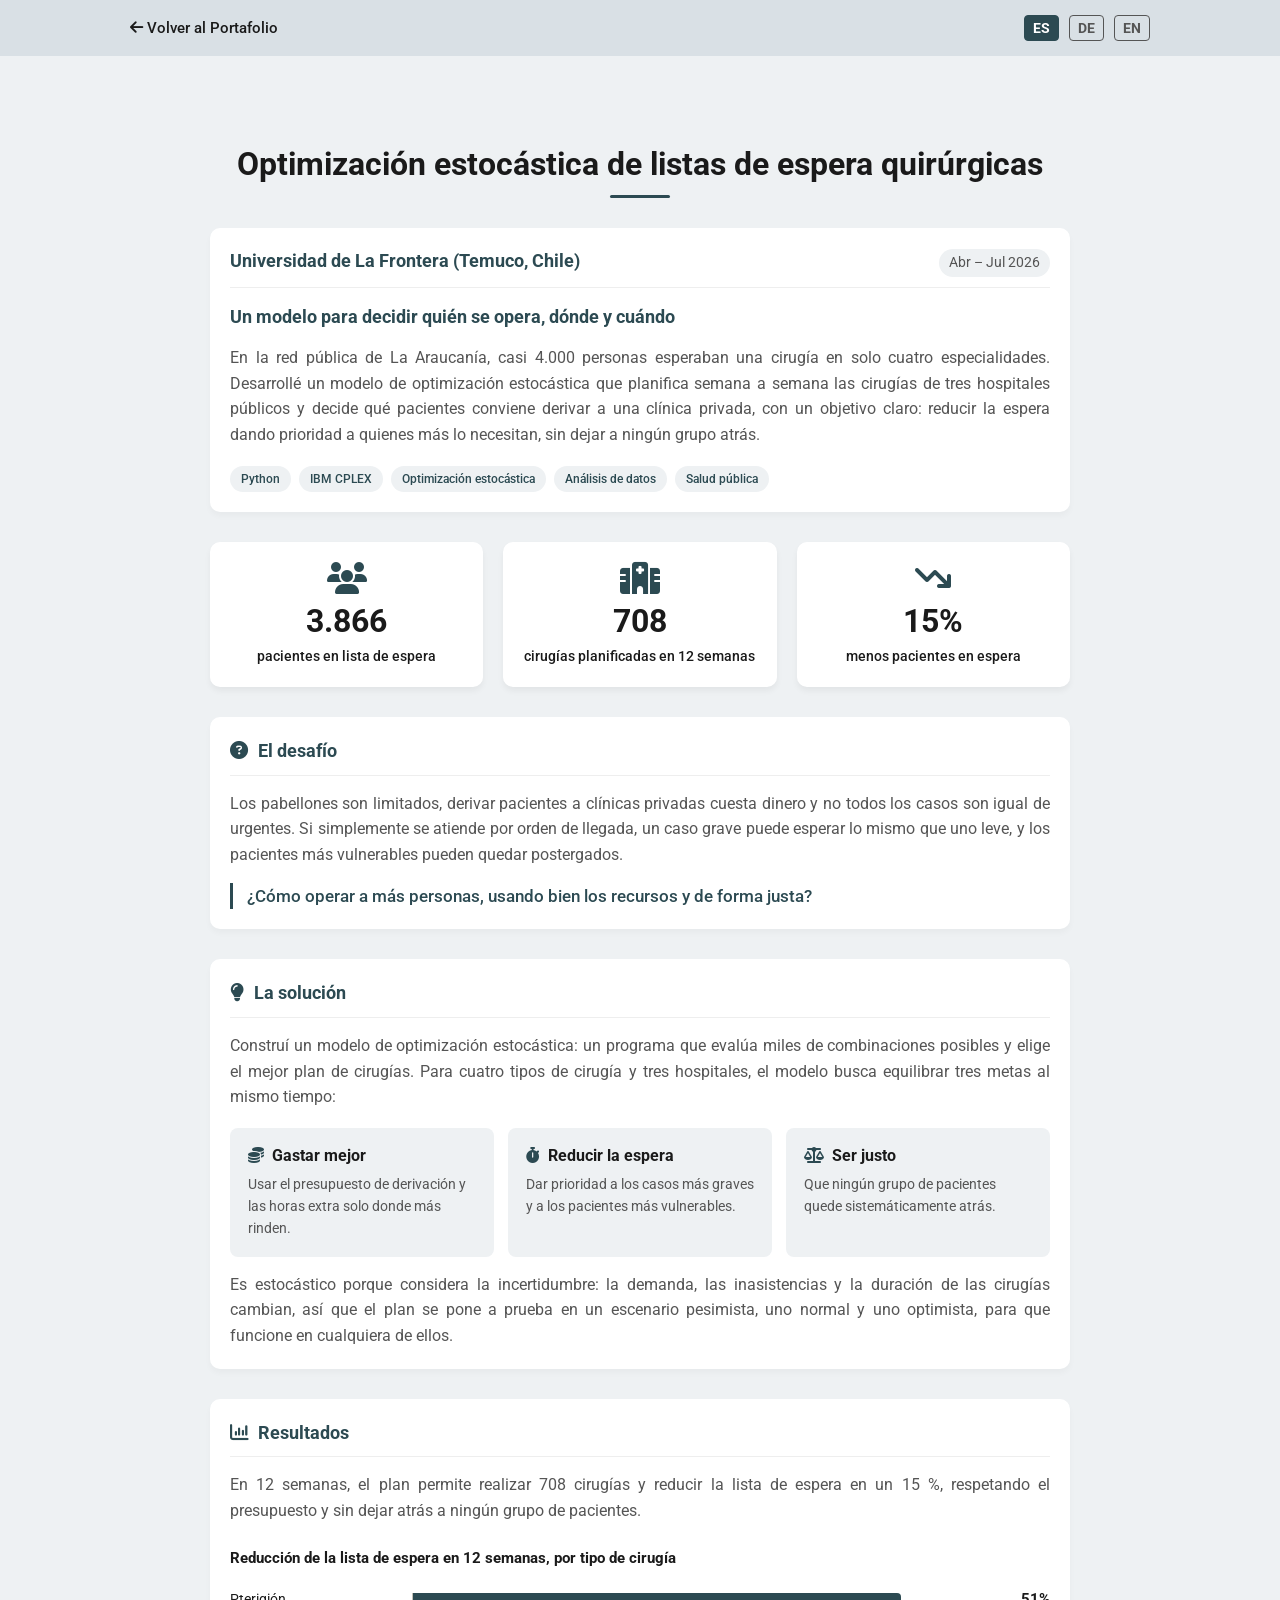
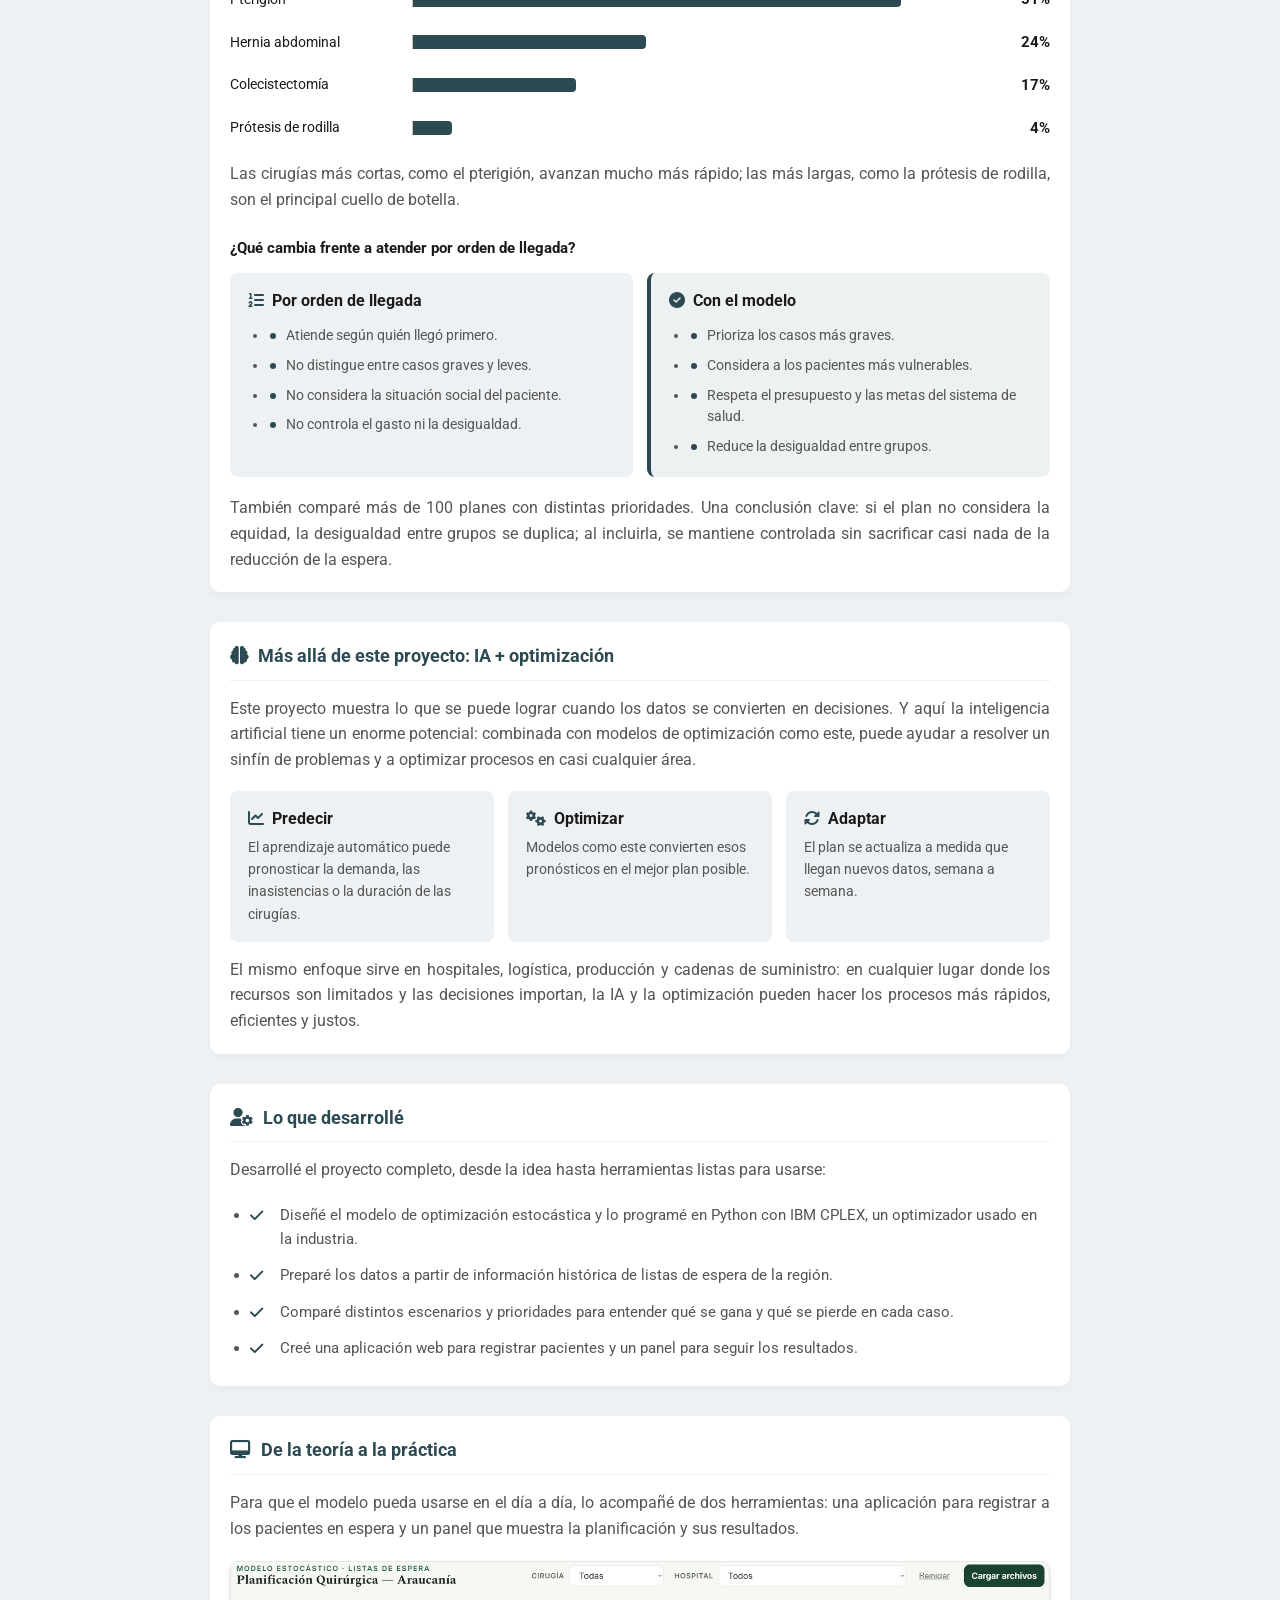
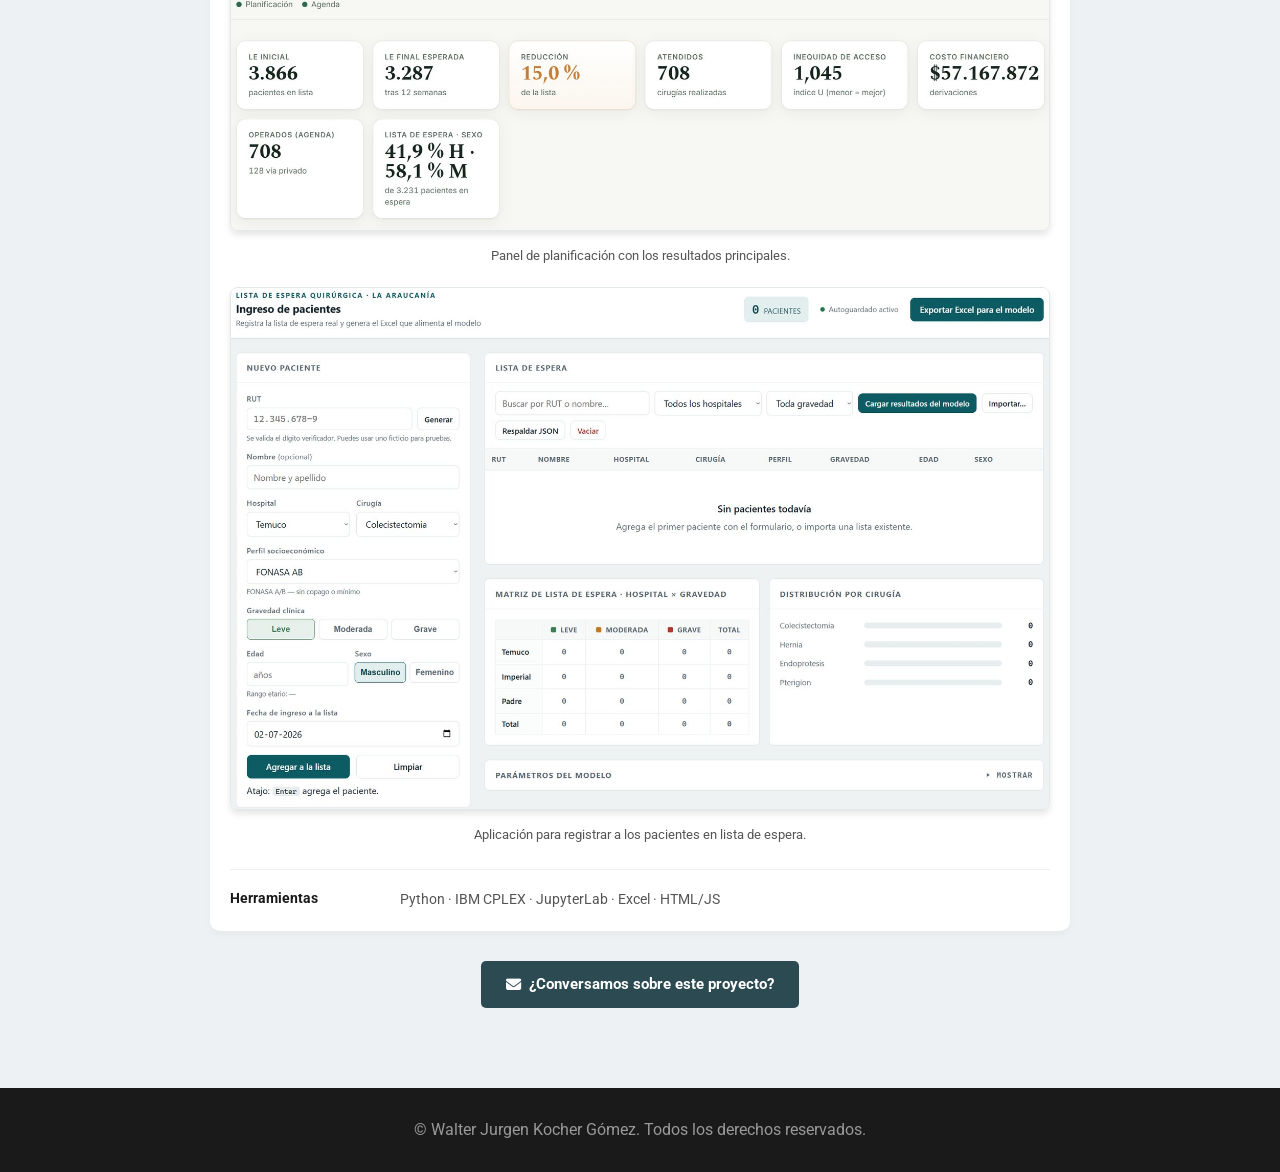
<file: proyecto-listas-espera.html>
<!DOCTYPE html>
<html lang="es">
<head>
    <meta charset="UTF-8">
    <meta name="viewport" content="width=device-width, initial-scale=1.0">
    <title>Listas de Espera Quirúrgicas - Walter Kocher</title>
    <meta name="description" content="Modelo de optimización estocástica que planifica las cirugías de hospitales públicos de La Araucanía para reducir la lista de espera, dando prioridad a quienes más lo necesitan.">

    <!-- Vista previa al compartir el enlace (LinkedIn, WhatsApp, etc.) -->
    <meta property="og:type" content="article">
    <meta property="og:site_name" content="Walter Jurgen Kocher Gómez">
    <meta property="og:title" content="Optimización estocástica de listas de espera quirúrgicas">
    <meta property="og:description" content="Un modelo de optimización estocástica que planifica las cirugías de hospitales públicos de La Araucanía para reducir la espera, dando prioridad a quienes más lo necesitan y sin dejar a ningún grupo atrás.">
    <meta property="og:image" content="https://walterkochergomez.github.io/img/proyecto-listas-espera-og.png">
    <meta property="og:image:width" content="1200">
    <meta property="og:image:height" content="627">
    <meta property="og:url" content="https://walterkochergomez.github.io/proyecto-listas-espera.html">
    <meta name="twitter:card" content="summary_large_image">

    <link rel="preconnect" href="https://fonts.googleapis.com">
    <link rel="preconnect" href="https://fonts.gstatic.com" crossorigin>
    <link href="https://fonts.googleapis.com/css2?family=Roboto:wght@300;400;500;700&display=swap" rel="stylesheet">
    <link rel="stylesheet" href="https://cdnjs.cloudflare.com/ajax/libs/font-awesome/6.4.0/css/all.min.css">
    <link rel="icon" type="image/png" href="3600973.png">
    <link rel="stylesheet" href="styles.css">
</head>
<body>
    <nav class="navbar" style="background: rgba(217, 224, 229, 0.98); box-shadow: 0 2px 10px rgba(0,0,0,0.1);">
        <div class="nav-container">
            <div class="nav-logo" style="display: block;">WK</div>
            <ul class="nav-menu" style="margin-right: auto; margin-left: 0;">
                <li><a href="index.html#proyectos" class="nav-link"><i class="fas fa-arrow-left"></i> <span data-key="nav_back">Volver al Portafolio</span></a></li>
            </ul>
            <div class="lang-switcher">
                <button onclick="changeLanguage('es')" id="btn-es" class="lang-btn active">ES</button>
                <button onclick="changeLanguage('de')" id="btn-de" class="lang-btn">DE</button>
                <button onclick="changeLanguage('en')" id="btn-en" class="lang-btn">EN</button>
            </div>
            <div class="hamburger">
                <span></span><span></span><span></span>
            </div>
        </div>
    </nav>

    <div class="container pj-page" style="margin-top: 100px;">

        <!-- ENCABEZADO -->
        <section class="detail-section">
            <h3 data-key="pj_title">Optimización estocástica de listas de espera quirúrgicas</h3>
            <div class="timeline-item" style="max-width: 100%;">
                <div class="timeline-header">
                    <span class="timeline-company" data-key="pj_place">Universidad de La Frontera (Temuco, Chile)</span>
                    <span class="timeline-date" data-key="pj_date">Abr – Jul 2026</span>
                </div>
                <h4 class="pj-sub" data-key="pj_subtitle">Un modelo para decidir quién se opera, dónde y cuándo</h4>
                <p class="pj-text" data-key="pj_intro">En la red pública de La Araucanía, casi 4.000 personas esperaban una cirugía en solo cuatro especialidades. Desarrollé un modelo de optimización estocástica que planifica semana a semana las cirugías de tres hospitales públicos y decide qué pacientes conviene derivar a una clínica privada, con un objetivo claro: reducir la espera dando prioridad a quienes más lo necesitan, sin dejar a ningún grupo atrás.</p>
                <div class="tag-list" style="margin-top: 18px;">
                    <span class="tag">Python</span>
                    <span class="tag">IBM CPLEX</span>
                    <span class="tag" data-key="pj_tag1">Optimización estocástica</span>
                    <span class="tag" data-key="pj_tag2">Análisis de datos</span>
                    <span class="tag" data-key="pj_tag3">Salud pública</span>
                </div>
            </div>
        </section>

        <!-- CIFRAS -->
        <section class="detail-section">
            <div class="skills-grid pj-figures">
                <div class="skill-card">
                    <i class="fas fa-users"></i>
                    <strong class="pj-figure" data-num="3866">3.866</strong>
                    <span data-key="pj_fig_a">pacientes en lista de espera</span>
                </div>
                <div class="skill-card">
                    <i class="fas fa-hospital"></i>
                    <strong class="pj-figure" data-num="708">708</strong>
                    <span data-key="pj_fig_b">cirugías planificadas en 12 semanas</span>
                </div>
                <div class="skill-card">
                    <i class="fas fa-arrow-trend-down"></i>
                    <strong class="pj-figure" data-num="0.15" data-fmt="pct0">15 %</strong>
                    <span data-key="pj_fig_c">menos pacientes en espera</span>
                </div>
            </div>
        </section>

        <!-- EL DESAFÍO -->
        <section class="detail-section">
            <div class="timeline-item" style="max-width: 100%;">
                <h4 class="pj-sub pj-sub-first"><i class="fas fa-circle-question"></i> <span data-key="pj_s1_title">El desafío</span></h4>
                <p class="pj-text" data-key="pj_s1_p1">Los pabellones son limitados, derivar pacientes a clínicas privadas cuesta dinero y no todos los casos son igual de urgentes. Si simplemente se atiende por orden de llegada, un caso grave puede esperar lo mismo que uno leve, y los pacientes más vulnerables pueden quedar postergados.</p>
                <p class="pj-text pj-question" data-key="pj_s1_p2">¿Cómo operar a más personas, usando bien los recursos y de forma justa?</p>
            </div>
        </section>

        <!-- LA SOLUCIÓN -->
        <section class="detail-section">
            <div class="timeline-item" style="max-width: 100%;">
                <h4 class="pj-sub pj-sub-first"><i class="fas fa-lightbulb"></i> <span data-key="pj_s2_title">La solución</span></h4>
                <p class="pj-text" data-key="pj_s2_p1">Construí un modelo de optimización estocástica: un programa que evalúa miles de combinaciones posibles y elige el mejor plan de cirugías. Para cuatro tipos de cirugía y tres hospitales, el modelo busca equilibrar tres metas al mismo tiempo:</p>
                <div class="pj-cards">
                    <div class="pj-card">
                        <h5><i class="fas fa-coins"></i><span data-key="pj_g1_t">Gastar mejor</span></h5>
                        <p data-key="pj_g1_d">Usar el presupuesto de derivación y las horas extra solo donde más rinden.</p>
                    </div>
                    <div class="pj-card">
                        <h5><i class="fas fa-stopwatch"></i><span data-key="pj_g2_t">Reducir la espera</span></h5>
                        <p data-key="pj_g2_d">Dar prioridad a los casos más graves y a los pacientes más vulnerables.</p>
                    </div>
                    <div class="pj-card">
                        <h5><i class="fas fa-scale-balanced"></i><span data-key="pj_g3_t">Ser justo</span></h5>
                        <p data-key="pj_g3_d">Que ningún grupo de pacientes quede sistemáticamente atrás.</p>
                    </div>
                </div>
                <p class="pj-text" data-key="pj_s2_p2">Es estocástico porque considera la incertidumbre: la demanda, las inasistencias y la duración de las cirugías cambian, así que el plan se pone a prueba en un escenario pesimista, uno normal y uno optimista, para que funcione en cualquiera de ellos.</p>
            </div>
        </section>

        <!-- RESULTADOS -->
        <section class="detail-section">
            <div class="timeline-item" style="max-width: 100%;">
                <h4 class="pj-sub pj-sub-first"><i class="fas fa-chart-column"></i> <span data-key="pj_s3_title">Resultados</span></h4>
                <p class="pj-text" data-key="pj_s3_p1">En 12 semanas, el plan permite realizar 708 cirugías y reducir la lista de espera en un 15 %, respetando el presupuesto y sin dejar atrás a ningún grupo de pacientes.</p>

                <div class="pj-chart-title" data-key="pj_chart1_title">Reducción de la lista de espera en 12 semanas, por tipo de cirugía</div>
                <div class="pj-chart" id="pj-bars-chart">
                    <div class="pj-bars" id="pj-bars"></div>
                    <div class="pj-tooltip" id="pj-bars-tip" role="status"></div>
                </div>
                <p class="pj-text" style="margin-top: 18px;" data-key="pj_s3_p2">Las cirugías más cortas, como el pterigión, avanzan mucho más rápido; las más largas, como la prótesis de rodilla, son el principal cuello de botella.</p>

                <div class="pj-chart-title" data-key="pj_cmp_title">¿Qué cambia frente a atender por orden de llegada?</div>
                <div class="pj-compare">
                    <div class="pj-card">
                        <h5><i class="fas fa-list-ol"></i><span data-key="pj_cmp_a_t">Por orden de llegada</span></h5>
                        <ul class="pj-list">
                            <li data-key="pj_cmp_a1">Atiende según quién llegó primero.</li>
                            <li data-key="pj_cmp_a2">No distingue entre casos graves y leves.</li>
                            <li data-key="pj_cmp_a3">No considera la situación social del paciente.</li>
                            <li data-key="pj_cmp_a4">No controla el gasto ni la desigualdad.</li>
                        </ul>
                    </div>
                    <div class="pj-card is-accent">
                        <h5><i class="fas fa-check-circle"></i><span data-key="pj_cmp_b_t">Con el modelo</span></h5>
                        <ul class="pj-list">
                            <li data-key="pj_cmp_b1">Prioriza los casos más graves.</li>
                            <li data-key="pj_cmp_b2">Considera a los pacientes más vulnerables.</li>
                            <li data-key="pj_cmp_b3">Respeta el presupuesto y las metas del sistema de salud.</li>
                            <li data-key="pj_cmp_b4">Reduce la desigualdad entre grupos.</li>
                        </ul>
                    </div>
                </div>
                <p class="pj-text" style="margin-top: 18px;" data-key="pj_s3_p3">También comparé más de 100 planes con distintas prioridades. Una conclusión clave: si el plan no considera la equidad, la desigualdad entre grupos se duplica; al incluirla, se mantiene controlada sin sacrificar casi nada de la reducción de la espera.</p>
            </div>
        </section>

        <!-- IA + OPTIMIZACIÓN -->
        <section class="detail-section">
            <div class="timeline-item" style="max-width: 100%;">
                <h4 class="pj-sub pj-sub-first"><i class="fas fa-brain"></i> <span data-key="pj_ai_title">Más allá de este proyecto: IA + optimización</span></h4>
                <p class="pj-text" data-key="pj_ai_p1">Este proyecto muestra lo que se puede lograr cuando los datos se convierten en decisiones. Y aquí la inteligencia artificial tiene un enorme potencial: combinada con modelos de optimización como este, puede ayudar a resolver un sinfín de problemas y a optimizar procesos en casi cualquier área.</p>
                <div class="pj-cards">
                    <div class="pj-card">
                        <h5><i class="fas fa-chart-line"></i><span data-key="pj_ai1_t">Predecir</span></h5>
                        <p data-key="pj_ai1_d">El aprendizaje automático puede pronosticar la demanda, las inasistencias o la duración de las cirugías.</p>
                    </div>
                    <div class="pj-card">
                        <h5><i class="fas fa-gears"></i><span data-key="pj_ai2_t">Optimizar</span></h5>
                        <p data-key="pj_ai2_d">Modelos como este convierten esos pronósticos en el mejor plan posible.</p>
                    </div>
                    <div class="pj-card">
                        <h5><i class="fas fa-rotate"></i><span data-key="pj_ai3_t">Adaptar</span></h5>
                        <p data-key="pj_ai3_d">El plan se actualiza a medida que llegan nuevos datos, semana a semana.</p>
                    </div>
                </div>
                <p class="pj-text" data-key="pj_ai_p2">El mismo enfoque sirve en hospitales, logística, producción y cadenas de suministro: en cualquier lugar donde los recursos son limitados y las decisiones importan, la IA y la optimización pueden hacer los procesos más rápidos, eficientes y justos.</p>
            </div>
        </section>

        <!-- LO QUE DESARROLLÉ -->
        <section class="detail-section">
            <div class="timeline-item" style="max-width: 100%;">
                <h4 class="pj-sub pj-sub-first"><i class="fas fa-user-gear"></i> <span data-key="pj_s4_title">Lo que desarrollé</span></h4>
                <p class="pj-text" data-key="pj_s4_p1">Desarrollé el proyecto completo, desde la idea hasta herramientas listas para usarse:</p>
                <ul class="pj-done">
                    <li data-key="pj_s4_l1">Diseñé el modelo de optimización estocástica y lo programé en Python con IBM CPLEX, un optimizador usado en la industria.</li>
                    <li data-key="pj_s4_l2">Preparé los datos a partir de información histórica de listas de espera de la región.</li>
                    <li data-key="pj_s4_l3">Comparé distintos escenarios y prioridades para entender qué se gana y qué se pierde en cada caso.</li>
                    <li data-key="pj_s4_l4">Creé una aplicación web para registrar pacientes y un panel para seguir los resultados.</li>
                </ul>
            </div>
        </section>

        <!-- HERRAMIENTAS -->
        <section class="detail-section">
            <div class="timeline-item" style="max-width: 100%;">
                <h4 class="pj-sub pj-sub-first"><i class="fas fa-desktop"></i> <span data-key="pj_s5_title">De la teoría a la práctica</span></h4>
                <p class="pj-text" data-key="pj_s5_p1">Para que el modelo pueda usarse en el día a día, lo acompañé de dos herramientas: una aplicación para registrar a los pacientes en espera y un panel que muestra la planificación y sus resultados.</p>
                <div class="pj-shots">
                    <figure>
                        <img src="img/proyecto-le-dashboard.jpg" alt="Panel de planificación quirúrgica" class="gallery-img-full" loading="lazy">
                        <figcaption data-key="pj_fig1">Panel de planificación con los resultados principales.</figcaption>
                    </figure>
                    <figure>
                        <img src="img/proyecto-le-ingreso.jpg" alt="Aplicación de ingreso de pacientes" class="gallery-img-full" loading="lazy">
                        <figcaption data-key="pj_fig2">Aplicación para registrar a los pacientes en lista de espera.</figcaption>
                    </figure>
                </div>
                <dl class="pj-facts">
                    <dt data-key="pj_tools_label">Herramientas</dt>
                    <dd>Python · IBM CPLEX · JupyterLab · Excel · HTML/JS</dd>
                </dl>
            </div>
        </section>

        <section class="detail-section pj-cta">
            <a href="index.html#contacto" class="btn-primary"><i class="fas fa-envelope"></i> <span data-key="pj_cta">¿Conversamos sobre este proyecto?</span></a>
        </section>
    </div>

    <footer>
        <p>&copy; <span id="year"></span> Walter Jurgen Kocher Gómez. <span data-key="footer_rights">Todos los derechos reservados.</span></p>
    </footer>
    <script src="script.js"></script>
    <script src="proyecto-listas-espera.js"></script>
</body>
</html>
</file>
<file: styles.css>
:root {
    --bg-body: #eef1f3;
    --bg-header: #d9e0e5;
    --text-dark: #1a1a1a;
    --text-muted: #555;
    --accent-color: #2c4a52;
    --white: #ffffff;
    --border-color: #ccc;
    --transition: all 0.3s ease;
}

/* CONFIGURACIÓN CLAVE PARA EL SCROLL SUAVE Y EL MENÚ */
html {
    scroll-behavior: smooth;
    scroll-padding-top: 100px;
}

* {
    margin: 0;
    padding: 0;
    box-sizing: border-box;
    font-family: 'Roboto', sans-serif;
}

body {
    background-color: var(--bg-body);
    color: var(--text-dark);
    line-height: 1.5;
    overflow-x: hidden;
}

/* Navegación y Menú */
.navbar {
    background-color: var(--bg-header);
    position: fixed;
    top: 0;
    width: 100%;
    z-index: 1000;
    transition: var(--transition);
}

.nav-container {
    display: flex;
    justify-content: space-between;
    align-items: center;
    padding: 15px 40px;
    max-width: 1100px;
    margin: 0 auto;
}

.nav-logo {
    font-size: 1.2rem;
    font-weight: 700;
    color: var(--accent-color);
    display: none;
}

.nav-menu {
    display: flex;
    list-style: none;
    gap: 20px;
    margin-left: auto;
}

.nav-link {
    text-decoration: none;
    color: var(--text-dark);
    font-weight: 500;
    transition: var(--transition);
    position: relative;
    font-size: 0.95rem;
}

.nav-link:hover {
    color: var(--accent-color);
}

.nav-link::after {
    content: '';
    position: absolute;
    bottom: -5px;
    left: 0;
    width: 0;
    height: 2px;
    background: var(--accent-color);
    transition: var(--transition);
}

.nav-link:hover::after {
    width: 100%;
}

/* Estilos para el selector de idiomas */
.lang-switcher {
    display: flex;
    gap: 10px;
    margin-left: 20px;
    align-items: center;
}

.lang-btn {
    background: transparent;
    border: 1px solid var(--text-muted);
    color: var(--text-muted);
    padding: 4px 8px;
    border-radius: 4px;
    cursor: pointer;
    font-size: 0.85rem;
    font-weight: 700;
    transition: var(--transition);
}

.lang-btn:hover {
    background-color: rgba(44, 74, 82, 0.1);
    color: var(--accent-color);
}

.lang-btn.active {
    background-color: var(--accent-color);
    color: var(--white);
    border-color: var(--accent-color);
}

.hamburger {
    display: none;
    flex-direction: column;
    cursor: pointer;
    margin-left: 20px;
}

.hamburger span {
    width: 25px;
    height: 3px;
    background: var(--text-dark);
    margin: 3px 0;
    transition: var(--transition);
}

/* Cabecera */
.header {
    background-color: var(--bg-header);
    padding: 120px 20px 60px 20px;
    display: flex;
    flex-direction: column;
    align-items: center;
    text-align: center;
    gap: 20px;
    border-bottom: 2px solid #cfd7dc;
    animation: fadeInDown 1s ease;
}

.profile-img-container {
    flex-shrink: 0;
}

.profile-img {
    width: 200px;
    height: 200px;
    border-radius: 50%;
    object-fit: cover;
    border: 4px solid var(--accent-color);
    box-shadow: 0 4px 10px rgba(0,0,0,0.1);
}

.header-info h1 {
    font-size: 2.5rem;
    font-weight: 400;
    text-transform: uppercase;
    line-height: 1.1;
    margin-bottom: 5px;
    color: #2c3e50;
}

.header-info h2 {
    font-size: 1.1rem;
    font-weight: 500;
    letter-spacing: 1px;
    margin-bottom: 15px;
    color: var(--text-dark);
}

.contact-badges {
    display: flex;
    gap: 15px;
    flex-wrap: wrap;
    justify-content: center;
}

.contact-badge {
    background-color: rgba(255,255,255,0.5);
    padding: 6px 15px;
    border-radius: 20px;
    font-size: 0.9rem;
    display: flex;
    align-items: center;
    gap: 8px;
    color: #333;
}

.contact-badge i {
    background-color: var(--accent-color);
    color: white;
    width: 24px;
    height: 24px;
    border-radius: 50%;
    display: inline-flex;
    align-items: center;
    justify-content: center;
    font-size: 0.75rem;
}

/* Contenedor Principal */
.container {
    max-width: 900px;
    margin: 0 auto;
    padding: 40px 20px;
    display: flex;
    flex-direction: column;
    gap: 60px;
}

section {
    width: 100%;
}

h3 {
    font-size: 2rem;
    margin-bottom: 30px;
    font-weight: 700;
    color: var(--text-dark);
    text-align: center;
    position: relative;
    padding-bottom: 10px;
    opacity: 0;
}

h3::after {
    content: '';
    position: absolute;
    bottom: 0;
    left: 50%;
    transform: translateX(-50%);
    width: 60px;
    height: 3px;
    background-color: var(--accent-color);
    border-radius: 2px;
}

#sobre-mi p, .timeline-item, .skill-card, .lang-item, .academic-item, .other-exp-card, .contact-form form {
    opacity: 0;
}

/* Sobre Mí */
#sobre-mi p {
    font-size: 1.1rem;
    text-align: justify;
    max-width: 800px;
    margin: 0 auto 30px auto;
    line-height: 1.6;
}

.download-btn {
    display: inline-flex;
    align-items: center;
    justify-content: center;
    gap: 10px;
    background-color: var(--accent-color);
    color: white;
    padding: 12px 25px;
    text-decoration: none;
    border-radius: 5px;
    font-weight: bold;
    transition: var(--transition);
    margin: 0 auto;
    display: table;
}

.download-btn:hover {
    transform: translateY(-3px);
    background-color: #1e3338;
    box-shadow: 0 4px 6px rgba(0,0,0,0.2);
}

/* Timeline de Experiencia */
.timeline {
    position: relative;
    padding-left: 40px;
    max-width: 700px;
    margin: 0 auto;
}

.timeline::before {
    content: '';
    position: absolute;
    left: 14px;
    top: 0;
    bottom: 0;
    width: 2px;
    background-color: var(--text-dark);
}

.timeline-item {
    position: relative;
    margin-bottom: 40px;
    background: var(--white);
    padding: 20px;
    border-radius: 10px;
    box-shadow: 0 4px 6px rgba(0,0,0,0.03);
}

.timeline-icon {
    position: absolute;
    left: -40px;
    top: 20px;
    width: 30px;
    height: 30px;
    background: var(--accent-color);
    border: 4px solid var(--bg-body);
    border-radius: 50%;
    display: flex;
    align-items: center;
    justify-content: center;
    color: transparent;
    z-index: 2;
}

.timeline-header {
    display: flex;
    justify-content: space-between;
    align-items: baseline;
    margin-bottom: 10px;
    border-bottom: 1px solid #eee;
    padding-bottom: 10px;
}

.timeline-company {
    font-weight: 700;
    font-size: 1.1rem;
    color: var(--accent-color);
}

.timeline-date {
    font-size: 0.9rem;
    color: var(--text-muted);
    background: var(--bg-body);
    padding: 3px 10px;
    border-radius: 15px;
}

.timeline-role {
    font-weight: 700;
    margin-bottom: 10px;
    font-size: 1rem;
}

.timeline-item ul {
    list-style-type: disc;
    margin-left: 20px;
    font-size: 0.95rem;
    color: var(--text-muted);
}

/* Habilidades Grid */
.skills-grid {
    display: grid;
    grid-template-columns: repeat(auto-fit, minmax(180px, 1fr));
    gap: 20px;
}

.skill-card {
    background-color: var(--white);
    border-radius: 10px;
    padding: 20px 10px;
    text-align: center;
    box-shadow: 0 4px 6px rgba(0,0,0,0.05);
    display: flex;
    flex-direction: column;
    align-items: center;
    justify-content: center;
    transition: var(--transition);
}

.skill-card:hover {
    transform: translateY(-5px);
    box-shadow: 0 6px 15px rgba(0,0,0,0.1);
}

.skill-card i {
    font-size: 2.5rem;
    color: var(--accent-color);
    margin-bottom: 15px;
}

.skill-card span {
    font-size: 0.9rem;
    font-weight: 500;
}

/* Idiomas Barras */
.languages {
    max-width: 600px;
    margin: 0 auto;
    background: var(--white);
    padding: 30px;
    border-radius: 10px;
    box-shadow: 0 4px 6px rgba(0,0,0,0.05);
}
.lang-item {
    display: flex;
    align-items: center;
    margin-bottom: 20px;
    font-size: 1rem;
}
.lang-item:last-child { margin-bottom: 0; }
.lang-name {
    width: 100px;
    font-weight: 700;
}
.lang-bar-bg {
    flex-grow: 1;
    height: 10px;
    background-color: #e0e5e8;
    border-radius: 5px;
    margin: 0 20px;
    position: relative;
}
.lang-bar-fill {
    position: absolute;
    left: 0;
    top: 0;
    height: 100%;
    background-color: var(--accent-color);
    border-radius: 5px;
    width: 0; 
    transition: width 1.5s ease-out;
}
.lang-level {
    width: 90px;
    text-align: right;
    font-size: 0.9rem;
    color: var(--text-muted);
}

/* Datos Académicos y Otras Experiencias */
.academic-grid {
    display: grid;
    grid-template-columns: repeat(auto-fit, minmax(300px, 1fr));
    gap: 20px;
}
.academic-item {
    background: var(--white);
    padding: 20px;
    border-radius: 10px;
    border-left: 4px solid var(--accent-color);
    box-shadow: 0 4px 6px rgba(0,0,0,0.05);
}
.academic-item strong {
    display: block;
    font-size: 1.05rem;
    color: var(--text-dark);
    margin-bottom: 5px;
}
.academic-item span {
    font-size: 0.9rem;
    color: var(--text-muted);
    display: block;
}

.other-exp-grid {
    display: flex;
    flex-wrap: wrap;
    justify-content: center;
    gap: 20px;
}
.other-exp-card {
    background-color: var(--white);
    padding: 20px;
    border-radius: 10px;
    box-shadow: 0 4px 6px rgba(0,0,0,0.05);
    transition: var(--transition);
    border-top: 4px solid transparent;
    flex: 0 1 calc(33.333% - 14px);
    min-width: 250px;
}
.other-exp-card:hover {
    transform: translateY(-5px);
    border-top: 4px solid var(--accent-color);
    box-shadow: 0 6px 15px rgba(0,0,0,0.1);
}
.other-exp-card h4 {
    font-size: 1.1rem;
    margin-bottom: 10px;
    color: var(--accent-color);
}
.other-exp-card p {
    font-size: 0.9rem;
    color: var(--text-muted);
    line-height: 1.5;
}

/* Insignia de institución emisora en tarjetas de certificaciones */
.cert-issuer {
    display: block;
    font-size: 0.78rem;
    color: var(--text-muted);
    font-weight: 500;
    margin-bottom: 8px;
}

/* Estilos para los enlaces de certificados */
.cert-link {
    display: inline-block;
    margin-top: 10px;
    font-size: 0.85rem;
    color: var(--accent-color);
    text-decoration: none;
    font-weight: 500;
    transition: var(--transition);
}
.cert-link:hover {
    color: #1a1a1a;
    text-decoration: underline;
}
.mt-2 {
    margin-top: 15px; 
}

/* Contacto Form */
.contact-form form {
    max-width: 600px;
    margin: 0 auto;
    background: var(--white);
    padding: 30px;
    border-radius: 10px;
    box-shadow: 0 4px 6px rgba(0,0,0,0.05);
}
.contact-form input,
.contact-form textarea {
    width: 100%;
    padding: 15px;
    margin-bottom: 15px;
    border: 1px solid var(--border-color);
    border-radius: 5px;
    font-family: 'Roboto', sans-serif;
    background-color: #fafafa;
    transition: var(--transition);
}
.contact-form input:focus,
.contact-form textarea:focus {
    outline: none;
    border-color: var(--accent-color);
    background-color: var(--white);
    box-shadow: 0 0 0 3px rgba(44, 74, 82, 0.1);
}
.contact-form textarea {
    height: 120px;
    resize: vertical;
}
.contact-form button {
    width: 100%;
    padding: 15px;
    background-color: var(--accent-color);
    color: var(--white);
    border: none;
    border-radius: 5px;
    font-size: 1.05rem;
    font-weight: 700;
    cursor: pointer;
    transition: var(--transition);
}
.contact-form button:hover {
    transform: translateY(-2px);
    background-color: #1e3338;
    box-shadow: 0 4px 6px rgba(0,0,0,0.15);
}

/* Footer */
footer {
    background-color: var(--text-dark);
    color: #999;
    text-align: center;
    padding: 30px 20px;
    margin-top: 40px;
}
.social-icons {
    margin-bottom: 15px;
}
.social-icons a {
    color: #ccc;
    font-size: 1.5rem;
    margin: 0 10px;
    text-decoration: none;
    transition: var(--transition);
}
.social-icons a:hover {
    color: var(--white);
    transform: scale(1.1);
}

/* Animaciones */
@keyframes fadeInUp {
    from { opacity: 0; transform: translateY(30px); }
    to { opacity: 1; transform: translateY(0); }
}
@keyframes fadeInDown {
    from { opacity: 0; transform: translateY(-30px); }
    to { opacity: 1; transform: translateY(0); }
}

/* Responsive */
@media (max-width: 768px) {
    .nav-container { padding: 10px 20px; }
    .nav-menu {
        position: absolute;
        left: -100%;
        top: 60px;
        flex-direction: column;
        background-color: var(--white);
        width: 100%;
        text-align: center;
        transition: 0.3s ease-in-out;
        box-shadow: 0 10px 20px rgba(0,0,0,0.1);
        padding: 2rem 0;
        gap: 1.5rem;
    }
    .nav-menu.active { left: 0; }
    .hamburger { display: flex; }
    .header-info h1 { font-size: 2rem; }
    .timeline-header { flex-direction: column; }
    .timeline-date { margin-top: 5px; display: inline-block; }
    .lang-item { flex-direction: column; align-items: flex-start; gap: 5px; }
    .lang-bar-bg { margin: 5px 0; width: 100%; }
    .lang-level { text-align: left; }
    .lang-switcher {
        margin: 10px 0 0 0;
        justify-content: center;
    }
}

/* Grupo de botones para certificados múltiples */
.cert-links-group {
    display: flex;
    gap: 15px;
    flex-wrap: wrap;
    margin-top: 5px;
}

/* Estilos para la galería en páginas de detalle */
.detail-gallery {
    display: grid;
    grid-template-columns: repeat(auto-fit, minmax(250px, 1fr));
    gap: 20px;
    margin-top: 20px;
}

.gallery-img {
    width: 100%;
    height: 200px;
    object-fit: cover;
    border-radius: 8px;
    box-shadow: 0 4px 6px rgba(0,0,0,0.1);
    transition: var(--transition);
}

.gallery-img:hover {
    transform: scale(1.03);
    box-shadow: 0 8px 15px rgba(0,0,0,0.2);
}

/* Clase especial para imágenes completas (Dashboards, capturas, etc) */
.gallery-img-full {
    width: 100%;
    height: auto; /* Esto permite que la imagen crezca proporcionalmente */
    object-fit: contain; /* Asegura que no se recorte nada */
    border-radius: 8px;
    box-shadow: 0 4px 6px rgba(0,0,0,0.1);
    transition: var(--transition);
}

.gallery-img-full:hover {
    transform: scale(1.02);
    box-shadow: 0 8px 15px rgba(0,0,0,0.2);
}
/* Justificar el texto en las páginas de detalle de experiencia */
.detail-section p {
    text-align: justify;
}

/* =========================================================
   PROYECTOS (tarjeta en el índice + página de proyecto)
   ========================================================= */
.project-feature {
    background: var(--white);
    border-radius: 10px;
    box-shadow: 0 4px 6px rgba(0,0,0,0.05);
    overflow: hidden;
    display: grid;
    grid-template-columns: 290px 1fr;
    transition: var(--transition);
    opacity: 0;
}
.project-feature:hover {
    transform: translateY(-5px);
    box-shadow: 0 6px 15px rgba(0,0,0,0.1);
}
.project-visual {
    background: var(--accent-color);
    color: var(--white);
    padding: 22px;
    display: flex;
    flex-direction: column;
    justify-content: center;
    gap: 12px;
}
.project-visual svg { width: 100%; height: auto; display: block; }
.project-visual-caption {
    font-size: 0.72rem;
    letter-spacing: 0.08em;
    text-transform: uppercase;
    color: rgba(255,255,255,0.75);
}
.project-body {
    padding: 26px 28px;
    display: flex;
    flex-direction: column;
    gap: 12px;
}
.project-kicker {
    font-size: 0.75rem;
    font-weight: 700;
    letter-spacing: 0.08em;
    text-transform: uppercase;
    color: var(--text-muted);
}
.project-body h4 {
    font-size: 1.3rem;
    line-height: 1.3;
    color: var(--accent-color);
}
.project-body p {
    font-size: 0.95rem;
    color: var(--text-muted);
    line-height: 1.6;
}
.project-meta-line { font-size: 0.85rem; color: var(--text-muted); }
.project-meta-line i { color: var(--accent-color); margin-right: 6px; }
.project-kpis {
    display: flex;
    gap: 24px;
    flex-wrap: wrap;
    padding: 12px 0;
    border-top: 1px solid #eee;
    border-bottom: 1px solid #eee;
}
.project-kpi strong {
    display: block;
    font-size: 1.4rem;
    font-weight: 700;
    color: var(--text-dark);
    line-height: 1.15;
}
.project-kpi span { font-size: 0.78rem; color: var(--text-muted); }
.tag-list { display: flex; flex-wrap: wrap; gap: 8px; }
.tag {
    background: var(--bg-body);
    color: var(--accent-color);
    font-size: 0.78rem;
    font-weight: 500;
    padding: 4px 11px;
    border-radius: 14px;
}
.btn-primary {
    align-self: flex-start;
    display: inline-flex;
    align-items: center;
    gap: 8px;
    background: var(--accent-color);
    color: var(--white);
    padding: 12px 25px;
    border-radius: 5px;
    text-decoration: none;
    font-weight: bold;
    font-size: 0.95rem;
    transition: var(--transition);
}
.btn-primary:hover {
    background: #1e3338;
    transform: translateY(-3px);
    box-shadow: 0 4px 6px rgba(0,0,0,0.2);
}

/* ---- Página de proyecto (mismo estilo que las páginas de experiencia) ---- */
.pj-page { gap: 30px; }
.pj-page .timeline-item { margin-bottom: 0; }
.pj-sub {
    margin-top: 15px;
    color: var(--accent-color);
    font-size: 1.15rem;
}
.pj-sub-first { margin-top: 0; padding-bottom: 10px; border-bottom: 1px solid #eee; margin-bottom: 5px; }
.pj-sub i { margin-right: 6px; }
.pj-text {
    margin-top: 15px;
    color: var(--text-muted);
    line-height: 1.6;
}
.pj-question {
    color: var(--accent-color);
    font-weight: 500;
    font-size: 1.05rem;
    border-left: 3px solid var(--accent-color);
    padding-left: 14px;
}
.pj-figures { grid-template-columns: repeat(3, 1fr); }
.pj-figure {
    font-size: 2rem;
    font-weight: 700;
    color: var(--text-dark);
    line-height: 1.1;
    margin-bottom: 6px;
}
.pj-figures .skill-card i { margin-bottom: 10px; font-size: 2rem; }
.pj-cards {
    display: grid;
    grid-template-columns: repeat(auto-fit, minmax(200px, 1fr));
    gap: 14px;
    margin-top: 18px;
}
.pj-card {
    background: var(--bg-body);
    border-radius: 8px;
    padding: 16px 18px;
}
.pj-card.is-accent { background: rgba(44, 74, 82, 0.08); border-left: 4px solid var(--accent-color); }
.pj-card h5 {
    font-size: 1rem;
    color: var(--text-dark);
    margin-bottom: 6px;
    display: flex;
    align-items: baseline;
    gap: 8px;
}
.pj-card h5 i { color: var(--accent-color); }
.pj-card p { font-size: 0.9rem; color: var(--text-muted); line-height: 1.55; text-align: left !important; }

/* Gráfico de barras */
.pj-chart-title {
    font-size: 0.95rem;
    font-weight: 700;
    color: var(--text-dark);
    margin: 24px 0 14px;
}
.pj-chart { position: relative; }
.pj-bars { display: flex; flex-direction: column; gap: 12px; }
.pj-bar-row {
    display: grid;
    grid-template-columns: 170px 1fr 52px;
    align-items: center;
    gap: 12px;
    padding: 4px 0;
}
.pj-bar-label { font-size: 0.9rem; color: var(--text-dark); }
.pj-bar-track { height: 14px; border-left: 1px solid #c3c2b7; }
.pj-bar-fill {
    height: 100%;
    width: 0;
    background: var(--accent-color);
    border-radius: 0 4px 4px 0;
    transition: width 1.2s ease-out;
}
.pj-bar-row:hover .pj-bar-fill { background: #1e3338; }
.pj-bar-value { font-size: 0.95rem; font-weight: 700; color: var(--text-dark); text-align: right; }
.pj-tooltip {
    position: absolute;
    pointer-events: none;
    background: var(--text-dark);
    color: var(--white);
    font-size: 0.8rem;
    line-height: 1.5;
    padding: 9px 11px;
    border-radius: 6px;
    opacity: 0;
    transition: opacity 0.15s;
    white-space: nowrap;
    z-index: 5;
    box-shadow: 0 4px 12px rgba(0,0,0,0.2);
}
.pj-tooltip.is-on { opacity: 1; }
.pj-tooltip .muted { color: #b9c3c7; }

/* Comparación y listas */
.pj-compare { display: grid; grid-template-columns: 1fr 1fr; gap: 14px; }
.pj-list { list-style: none; margin: 8px 0 0; padding: 0; }
.pj-list li {
    font-size: 0.9rem;
    color: var(--text-muted);
    line-height: 1.5;
    padding: 4px 0 4px 18px;
    position: relative;
}
.pj-list li::before {
    content: '';
    position: absolute;
    left: 2px;
    top: 12px;
    width: 6px;
    height: 6px;
    border-radius: 50%;
    background: var(--accent-color);
}
.pj-done { list-style: none; margin: 14px 0 0; padding: 0; }
.pj-done li {
    color: var(--text-muted);
    line-height: 1.6;
    padding: 6px 0 6px 30px;
    position: relative;
}
.pj-done li::before {
    content: '\f00c';
    font-family: 'Font Awesome 6 Free';
    font-weight: 900;
    position: absolute;
    left: 0;
    top: 6px;
    color: var(--accent-color);
}

/* Capturas y ficha */
.pj-shots { display: grid; grid-template-columns: 1fr; gap: 22px; margin-top: 20px; }
.pj-shots figure { margin: 0; }
.pj-shots img { border: 1px solid #e3e8eb; }
.pj-shots figcaption { font-size: 0.82rem; color: var(--text-muted); margin-top: 8px; text-align: center; }
.pj-facts {
    display: grid;
    grid-template-columns: 150px 1fr;
    gap: 10px 20px;
    margin-top: 24px;
    padding-top: 18px;
    border-top: 1px solid #eee;
}
.pj-facts dt { font-weight: 700; color: var(--text-dark); font-size: 0.9rem; }
.pj-facts dd { color: var(--text-muted); font-size: 0.9rem; line-height: 1.6; }
.pj-cta { text-align: center; }

/* Menú: evita que los enlaces se partan en dos líneas en pantallas medianas */
.nav-link { white-space: nowrap; }
@media (min-width: 769px) and (max-width: 1100px) {
    .nav-container { padding: 15px 20px; }
    .nav-menu { gap: 12px; }
    .nav-link { font-size: 0.82rem; }
    .lang-switcher { margin-left: 12px; gap: 6px; }
}

@media (max-width: 768px) {
    .project-feature { grid-template-columns: 1fr; }
    .project-body { padding: 22px; }
    .pj-figures { grid-template-columns: 1fr; }
    .pj-compare { grid-template-columns: 1fr; }
    .pj-bar-row { grid-template-columns: 1fr 48px; gap: 6px 10px; }
    .pj-bar-label { grid-column: 1 / -1; }
    .pj-facts { grid-template-columns: 1fr; gap: 2px; }
    .pj-facts dd { margin-bottom: 10px; }
    .detail-section .pj-text { text-align: left; }
}
</file>
